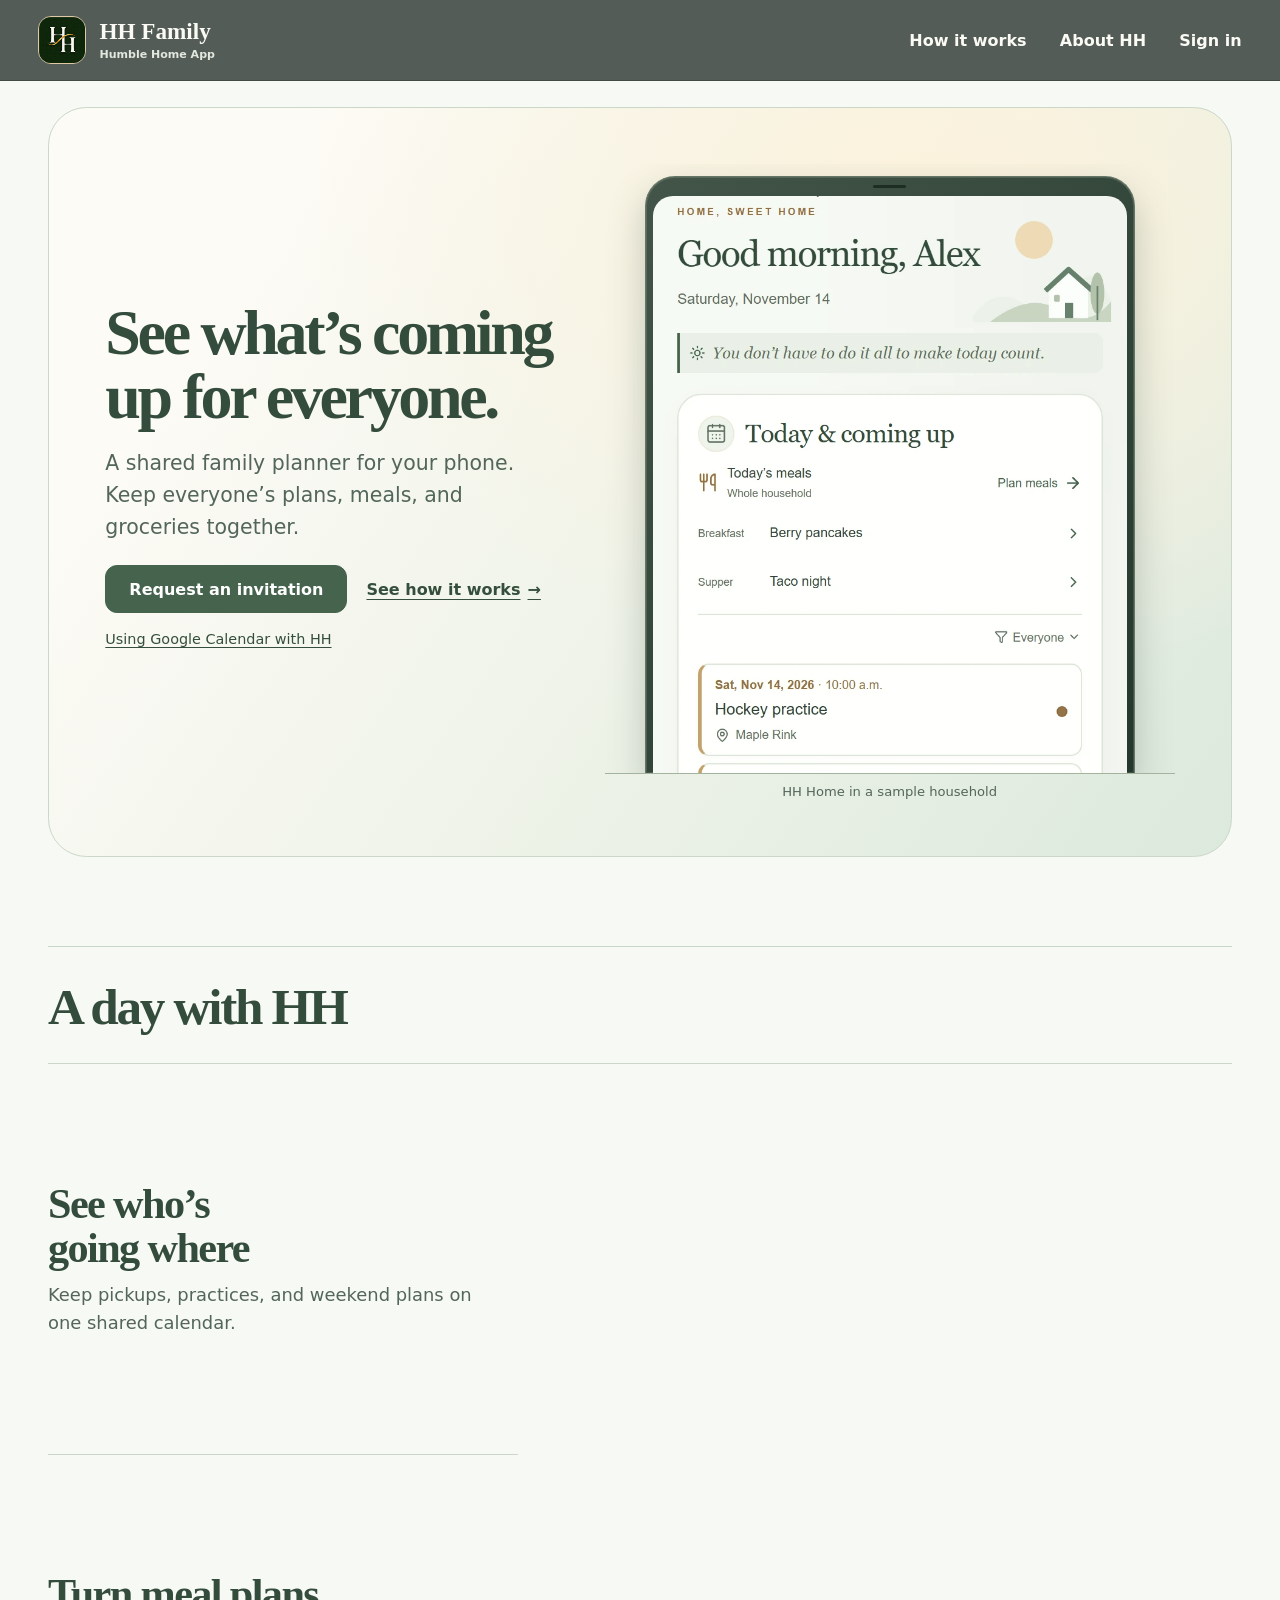
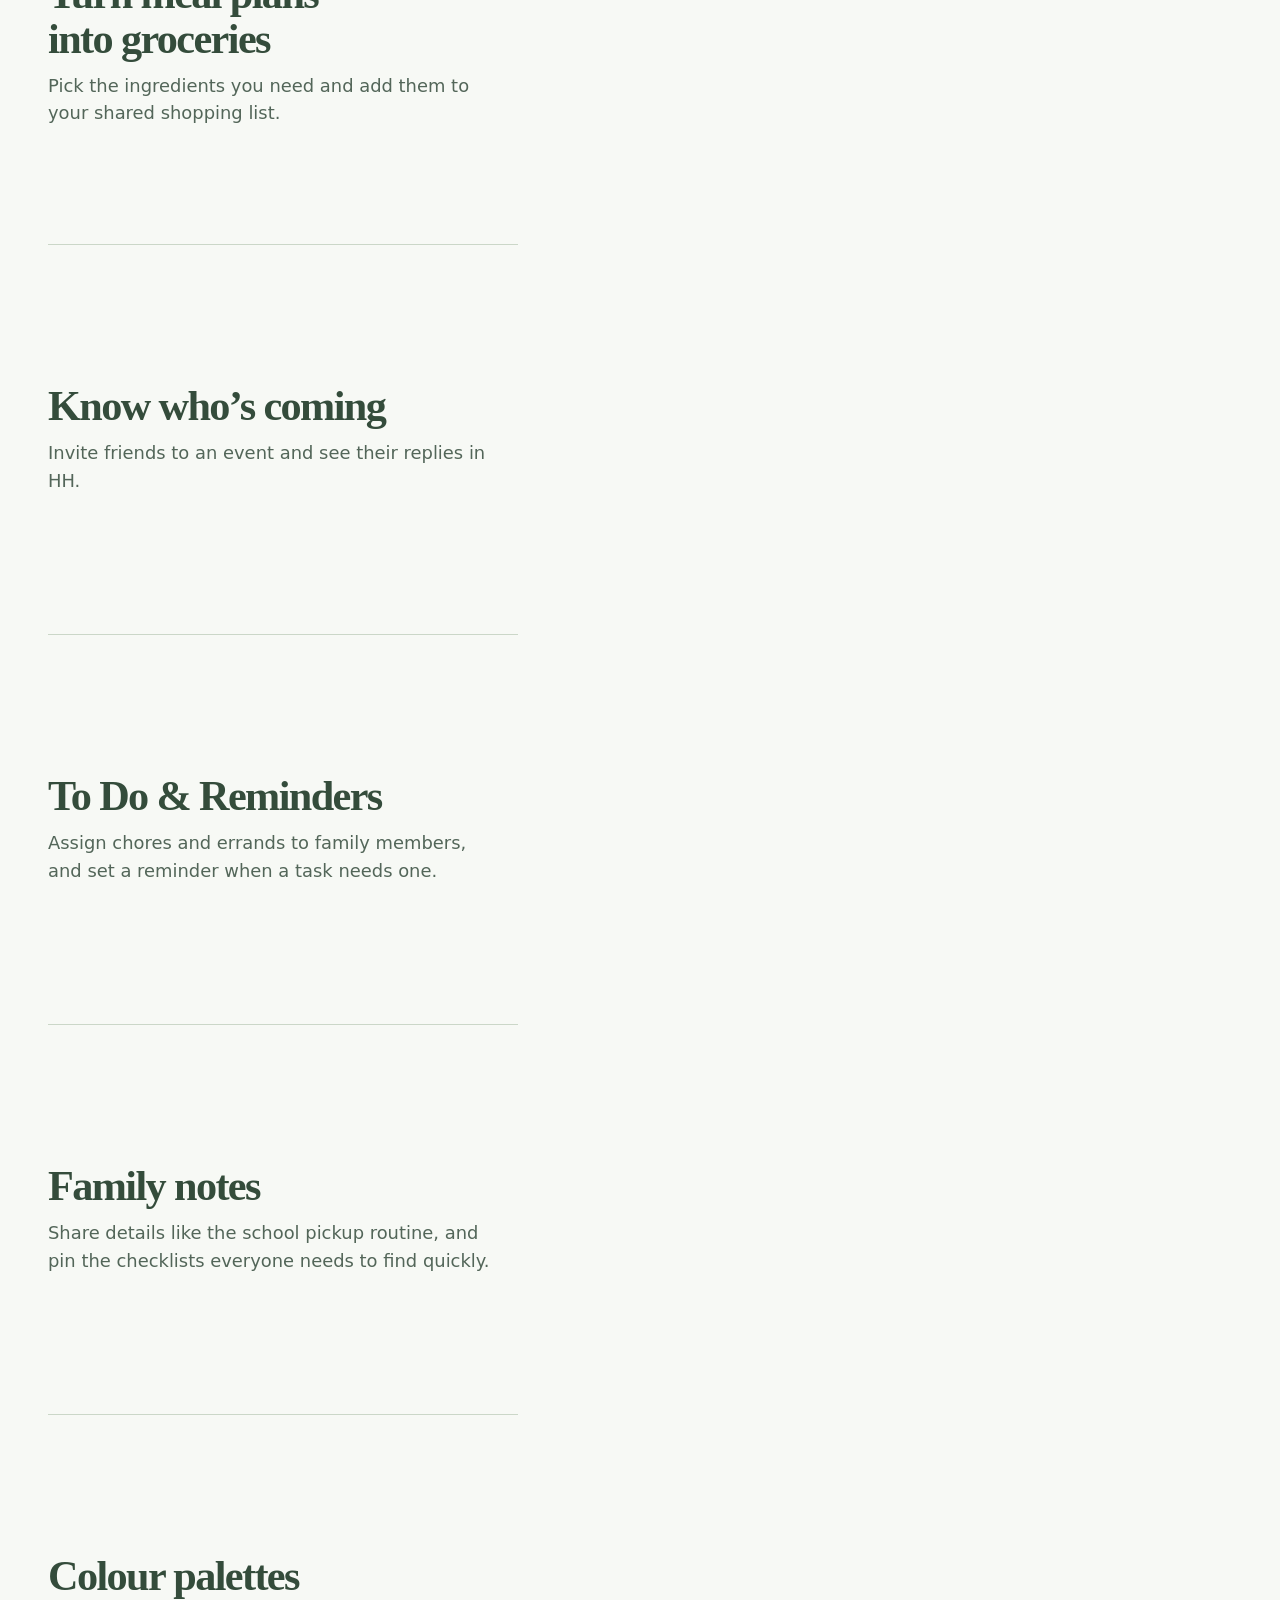
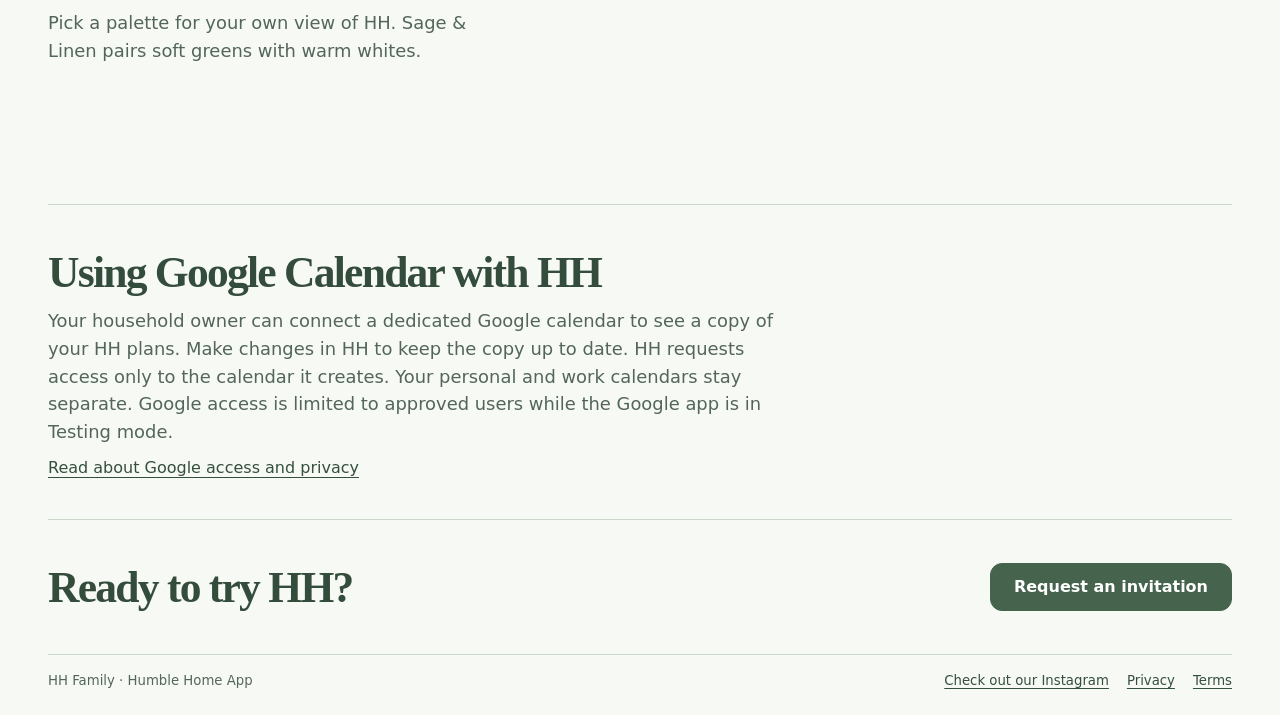
<file: index.html>
<!doctype html>
<html lang="en">
<head>
  <meta charset="utf-8">
  <meta name="viewport" content="width=device-width, initial-scale=1">
  <meta name="robots" content="noindex, nofollow, noarchive">
  <meta name="theme-color" content="#f7f9f5">
  <meta name="description" content="HH Family is a shared family planner for your phone. Keep everyone’s plans, meals, and groceries together.">
  <title>HH Family · Humble Home App</title>
  <link rel="icon" type="image/svg+xml" href="./favicon.svg">
  <link rel="stylesheet" href="./homepage/landing.css?v=home-showcase">
  <script src="./homepage/home-motion.js?v=home-showcase" defer></script>
</head>
<body>
  <a class="skip-link" href="#main">Skip to content</a>
  <header class="home-header">
    <div class="site-header home-header-inner">
      <a class="wordmark" href="./index.html" aria-label="HH Family home">
        <img src="./icons/hh-180.png" alt="" width="48" height="48">
        <span>HH Family<small>Humble Home App</small></span>
      </a>
      <nav class="main-nav" aria-label="Main">
        <a class="nav-features" href="#explore">How it works</a>
        <a href="./about-hh.html">About HH</a>
        <a href="https://app.hhfamily.ca/" data-app-return>Sign in</a>
      </nav>
    </div>
  </header>

  <main id="main" class="home-main">
    <section class="hero home-showcase frame" aria-labelledby="title">
      <div class="hero-copy">
        <h1 id="title">See what’s coming up for everyone.</h1>
        <p>A shared family planner for your phone. Keep everyone’s plans, meals, and groceries together.</p>
        <div class="hero-actions">
          <a class="action primary" href="https://app.hhfamily.ca/request-invitation.html">Request an invitation</a>
          <a class="text-action" href="#explore">See how it works <span aria-hidden="true">→</span></a>
        </div>
        <p class="calendar-support"><a href="#google">Using Google Calendar with HH</a></p>
      </div>
      <figure class="home-preview">
        <div class="preview-stage">
          <div class="preview-phone">
            <div class="preview-home-screen">
              <img src="./homepage/screens/home.webp" alt="The sample Maple House home shows today’s meals and an upcoming hockey practice." width="780" height="1170" fetchpriority="high">
            </div>
          </div>
        </div>
        <figcaption>HH Home in a sample household</figcaption>
      </figure>
    </section>

    <section class="highlights frame" id="explore" aria-labelledby="explore-title">
      <h2 id="explore-title">A day with HH</h2>
      <div class="feature-story" data-feature-story>
        <div class="feature-steps">
          <article class="feature-preview">
            <div class="feature-copy">
              <h3>See who’s going where</h3>
              <p>Keep pickups, practices, and weekend plans on one shared calendar.</p>
            </div>
            <div class="feature-art feature-calendar" data-highlight-art>
              <div class="screen-crop">
                <img src="./homepage/screens/calendar.webp" alt="HH’s family agenda shows upcoming events and the colour-coded people going to each one." width="780" height="910" loading="lazy" decoding="async">
              </div>
            </div>
          </article>

          <article class="feature-preview">
            <div class="feature-copy">
              <h3 id="meal-planner">Turn meal plans into groceries</h3>
              <p>Pick the ingredients you need and add them to your shared shopping list.</p>
            </div>
            <div class="feature-art feature-meals" data-highlight-art>
              <div class="screen-crop">
                <img src="./homepage/screens/meal-ingredients.webp" alt="The meal planner lets you select eggs and blueberries from a recipe and add them to groceries." width="664" height="444" loading="lazy" decoding="async">
              </div>
            </div>
          </article>

          <article class="feature-preview">
            <div class="feature-copy">
              <h3>Know who’s coming</h3>
              <p>Invite friends to an event and see their replies in HH.</p>
            </div>
            <div class="feature-art feature-invites" data-highlight-art>
              <div class="screen-crop preview-rsvp">
                <img src="./homepage/screens/rsvp.webp" alt="A Sunday dinner invitation in HH shows the event details and the Yes, Maybe, and No reply options." width="780" height="910" loading="lazy" decoding="async">
              </div>
            </div>
          </article>

          <article class="feature-preview">
            <div class="feature-copy">
              <h3>To Do &amp; Reminders</h3>
              <p>Assign chores and errands to family members, and set a reminder when a task needs one.</p>
            </div>
            <div class="feature-art feature-reminders" data-highlight-art>
              <div class="screen-crop">
                <img src="./homepage/screens/reminders.webp" alt="The to-do list shows a timed hockey bag task for Riley and library returns for Sam." width="780" height="910" loading="lazy" decoding="async">
              </div>
            </div>
          </article>

          <article class="feature-preview">
            <div class="feature-copy">
              <h3>Family notes</h3>
              <p>Share details like the school pickup routine, and pin the checklists everyone needs to find quickly.</p>
            </div>
            <div class="feature-art feature-notes" data-highlight-art>
              <div class="screen-crop">
                <img src="./homepage/screens/notes.webp" alt="A pinned family note lists what to pack in the rink bag." width="780" height="910" loading="lazy" decoding="async">
              </div>
            </div>
          </article>

          <article class="feature-preview">
            <div class="feature-copy">
              <h3>Colour palettes</h3>
              <p>Pick a palette for your own view of HH. Sage &amp; Linen pairs soft greens with warm whites.</p>
            </div>
            <div class="feature-art feature-palettes" data-highlight-art>
              <div class="screen-crop">
                <img src="./homepage/screens/appearance-sage.png" alt="The HH colour palette picker with Sage &amp; Linen selected." width="724" height="728" loading="lazy" decoding="async">
              </div>
            </div>
          </article>
        </div>
        <div class="feature-stage" role="group" aria-label="HH app previews" hidden></div>
      </div>
    </section>

    <section class="calendar-info frame" id="google" aria-labelledby="google-title">
      <h2 id="google-title">Using Google Calendar with HH</h2>
      <p>Your household owner can connect a dedicated Google calendar to see a copy of your HH plans. Make changes in HH to keep the copy up to date. HH requests access only to the calendar it creates. Your personal and work calendars stay separate. Google access is limited to approved users while the Google app is in Testing mode.</p>
      <a href="./privacy.html#google-calendar">Read about Google access and privacy</a>
    </section>

    <section class="closing frame" id="request" aria-labelledby="closing-title">
      <h2 id="closing-title">Ready to try HH?</h2>
      <div class="closing-actions">
        <a class="action primary" href="https://app.hhfamily.ca/request-invitation.html">Request an invitation</a>
      </div>
    </section>
  </main>

  <footer class="site-footer frame">
    <span>HH Family · Humble Home App</span>
    <nav aria-label="Information">
      <a href="https://www.instagram.com/hh_family_app/">Check out our Instagram</a>
      <a href="./privacy.html">Privacy</a>
      <a href="./terms.html">Terms</a>
    </nav>
  </footer>
</body>
</html>
</file>
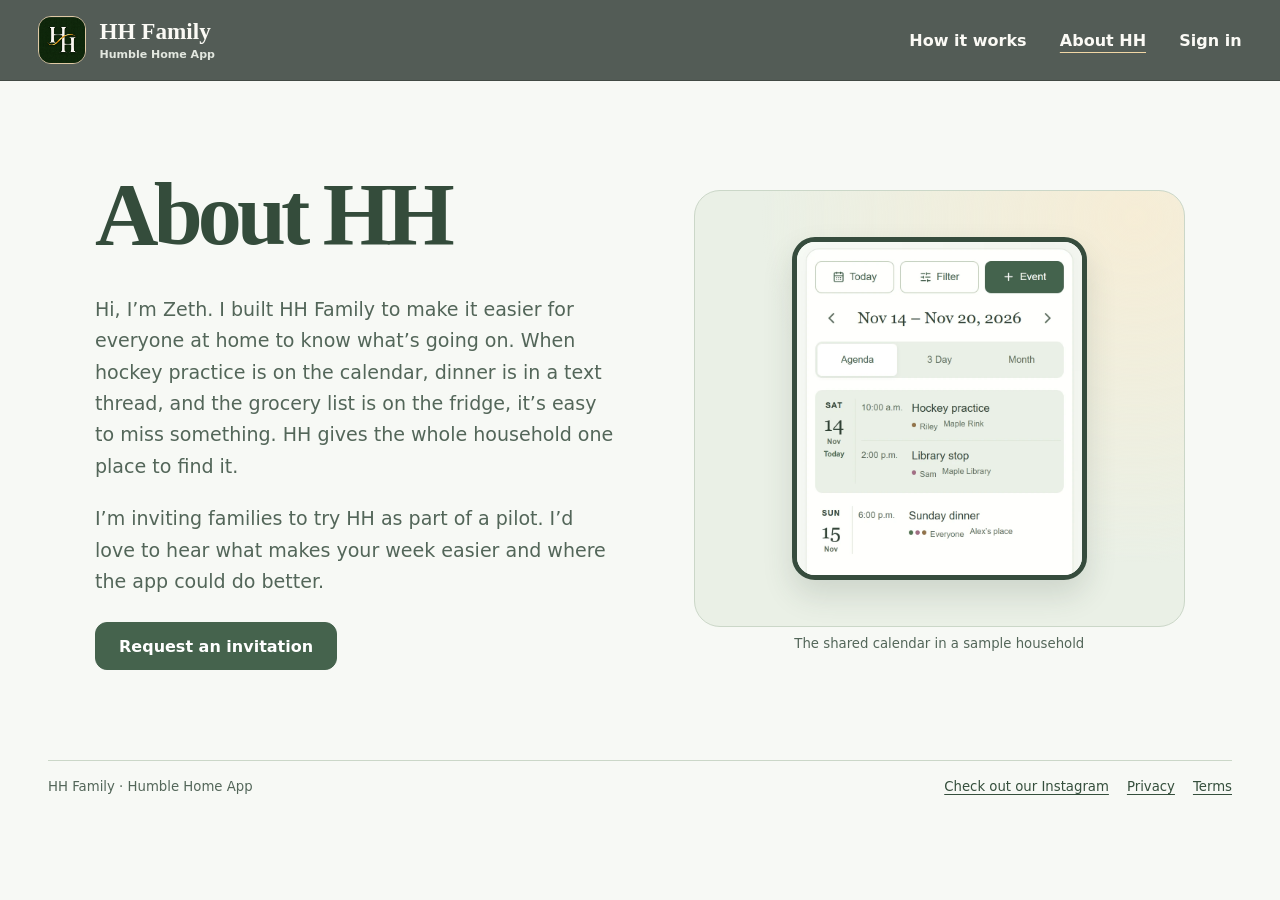
<file: about-hh.html>
<!doctype html>
<html lang="en">
<head>
  <meta charset="utf-8">
  <meta name="viewport" content="width=device-width, initial-scale=1">
  <meta name="robots" content="noindex, nofollow, noarchive">
  <meta name="theme-color" content="#f7f9f5">
  <meta name="description" content="Meet Zeth, the person behind HH Family, and find out how to try it with your household.">
  <title>About HH · HH Family</title>
  <link rel="icon" type="image/svg+xml" href="./favicon.svg">
  <link rel="stylesheet" href="./homepage/landing.css?v=home-showcase">
  <link rel="stylesheet" href="./homepage/about.css">
</head>
<body>
  <a class="skip-link" href="#main">Skip to content</a>
  <header class="home-header">
    <div class="site-header home-header-inner">
      <a class="wordmark" href="./index.html" aria-label="HH Family home">
        <img src="./icons/hh-180.png" alt="" width="48" height="48">
        <span>HH Family<small>Humble Home App</small></span>
      </a>
      <nav class="main-nav" aria-label="Main">
        <a class="nav-features" href="./index.html#explore">How it works</a>
        <a href="./about-hh.html" aria-current="page">About HH</a>
        <a href="https://app.hhfamily.ca/">Sign in</a>
      </nav>
    </div>
  </header>

  <main id="main" class="about-story frame" tabindex="-1">
    <div class="about-story-copy">
      <h1>About HH</h1>
      <p>Hi, I’m Zeth. I built HH Family to make it easier for everyone at home to know what’s going on. When hockey practice is on the calendar, dinner is in a text thread, and the grocery list is on the fridge, it’s easy to miss something. HH gives the whole household one place to find it.</p>
      <p>I’m inviting families to try HH as part of a pilot. I’d love to hear what makes your week easier and where the app could do better.</p>
      <a class="action primary" href="https://app.hhfamily.ca/request-invitation.html">Request an invitation</a>
    </div>
    <figure class="about-story-preview">
      <div class="about-story-stage">
        <img src="./homepage/screens/calendar.webp" alt="An HH Family calendar for a sample household shows hockey practice, a library stop, and Sunday dinner." width="780" height="910">
      </div>
      <figcaption>The shared calendar in a sample household</figcaption>
    </figure>
  </main>

  <footer class="site-footer frame">
    <span>HH Family · Humble Home App</span>
    <nav aria-label="Information">
      <a href="https://www.instagram.com/hh_family_app/">Check out our Instagram</a>
      <a href="./privacy.html">Privacy</a>
      <a href="./terms.html">Terms</a>
    </nav>
  </footer>
</body>
</html>
</file>
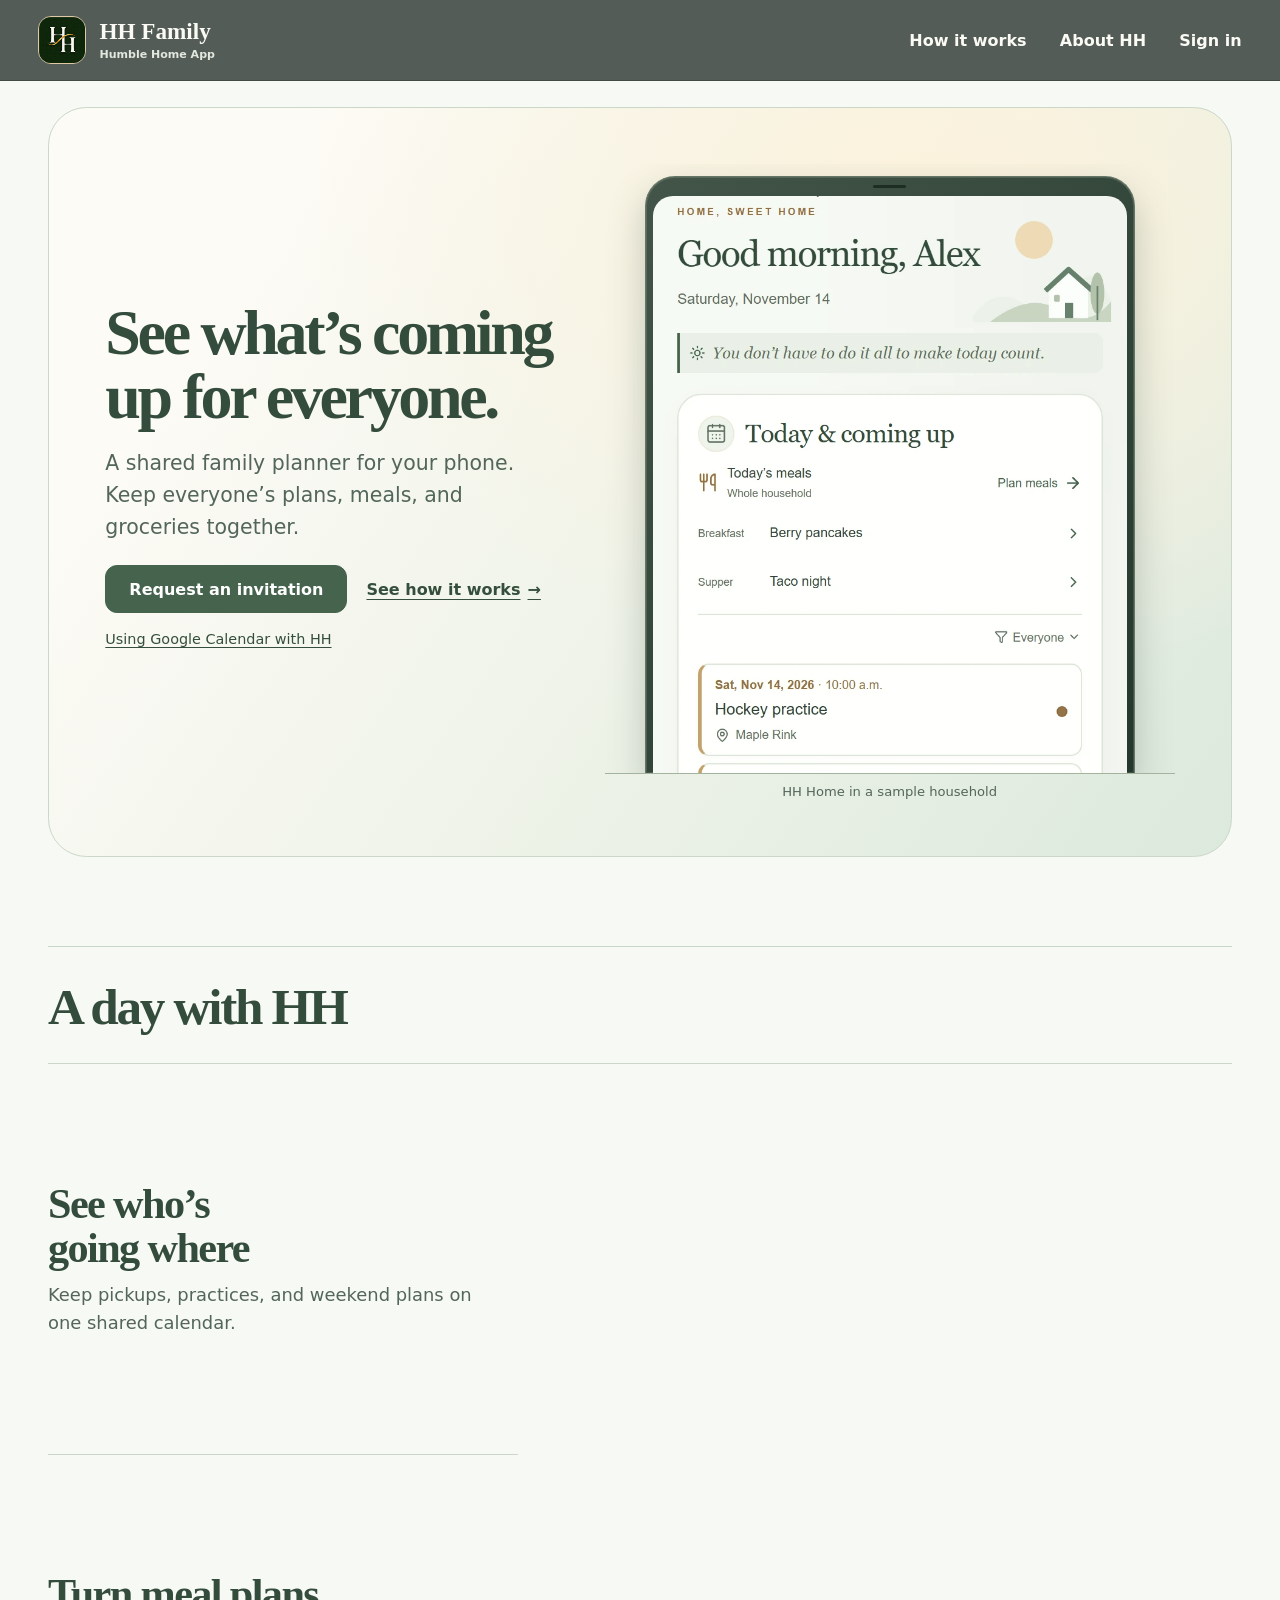
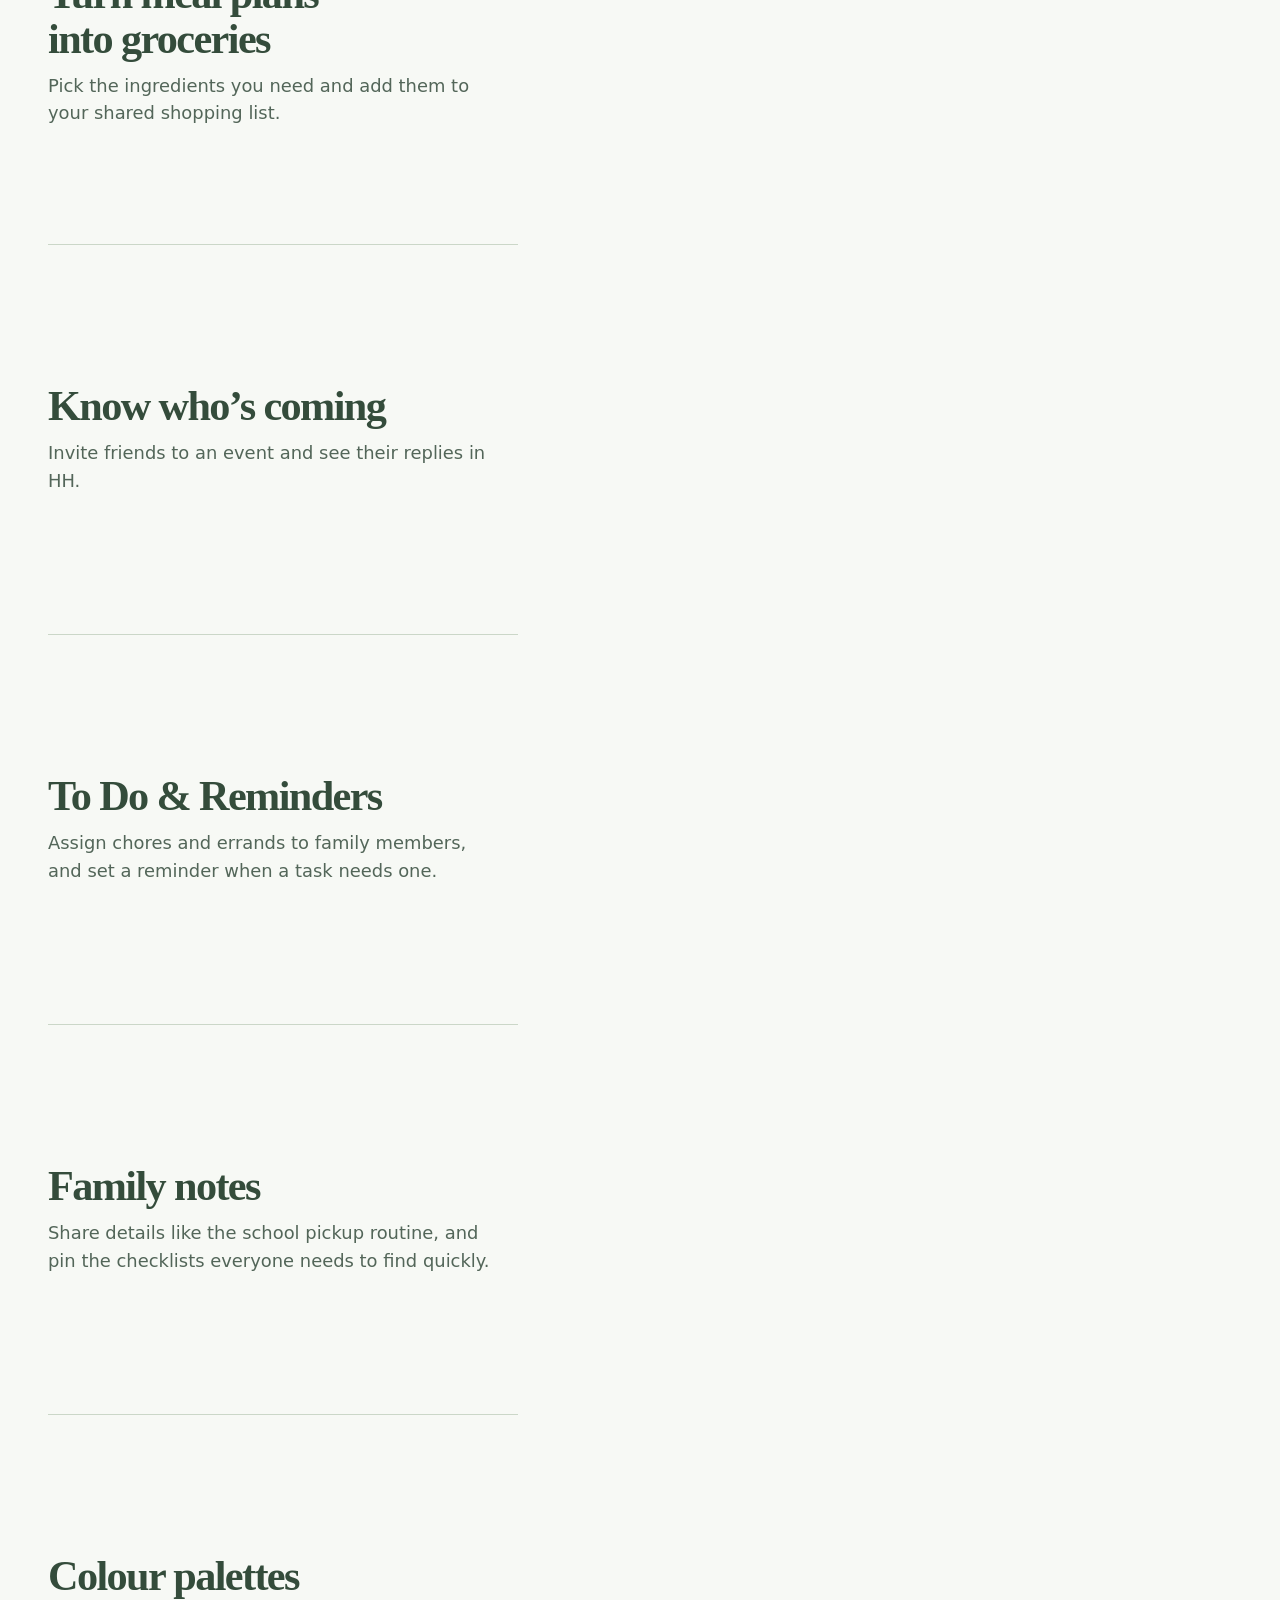
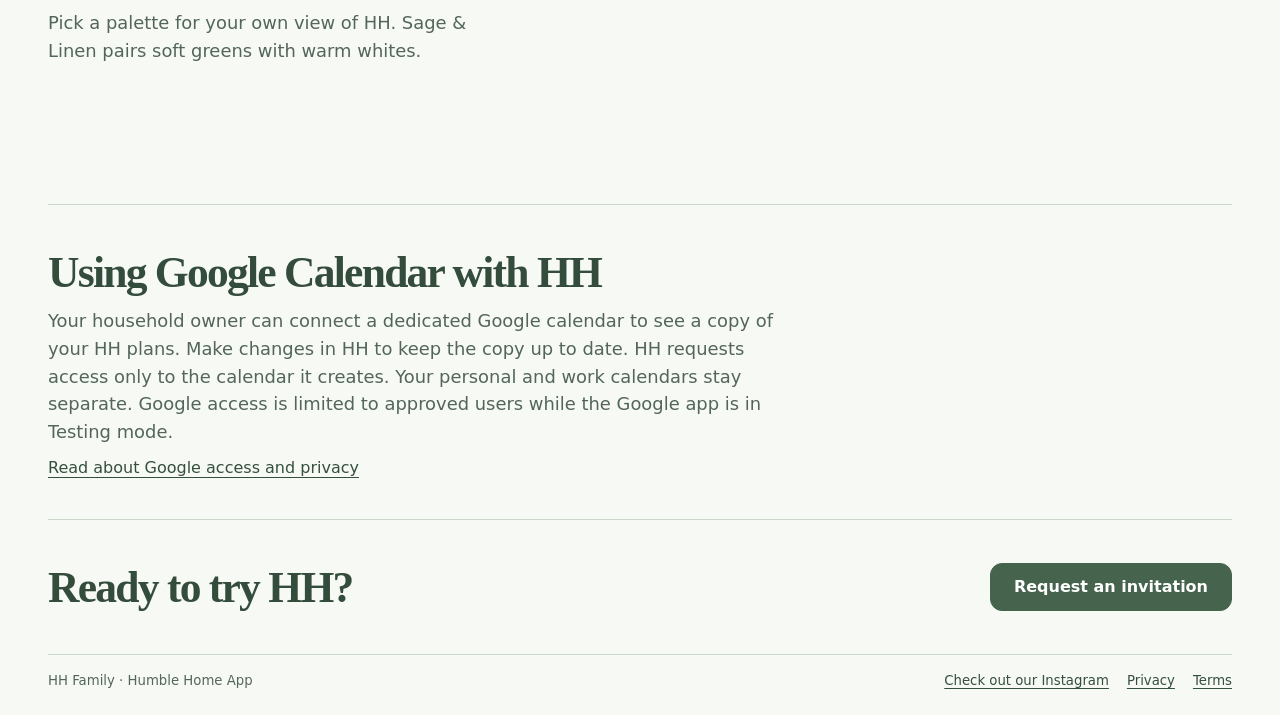
<file: about.html>
<!doctype html>
<html lang="en">
<head>
  <meta charset="utf-8">
  <meta name="viewport" content="width=device-width, initial-scale=1">
  <meta name="robots" content="noindex, nofollow, noarchive">
  <title>HH Family · Humble Home App</title>
  <script>
    const homepage = new URL(location.protocol === 'file:' ? './index.html' : './', location.href);
    const sections = {
      '#content': '#main',
      '#everyday': '#explore',
      '#google': '#google',
      '#meal-planner': '#meal-planner',
      '#request': '#request',
    };
    if (new URLSearchParams(location.search).get('from') === 'app') homepage.searchParams.set('from', 'app');
    homepage.hash = sections[location.hash] ?? '';
    location.replace(homepage.href);
  </script>
  <noscript><meta http-equiv="refresh" content="0; url=./index.html"></noscript>
</head>
<body>
  <p><a href="./index.html">Open the HH Family homepage</a></p>
  <p><a href="./index.html#google">Using Google Calendar with HH</a></p>
</body>
</html>
</file>
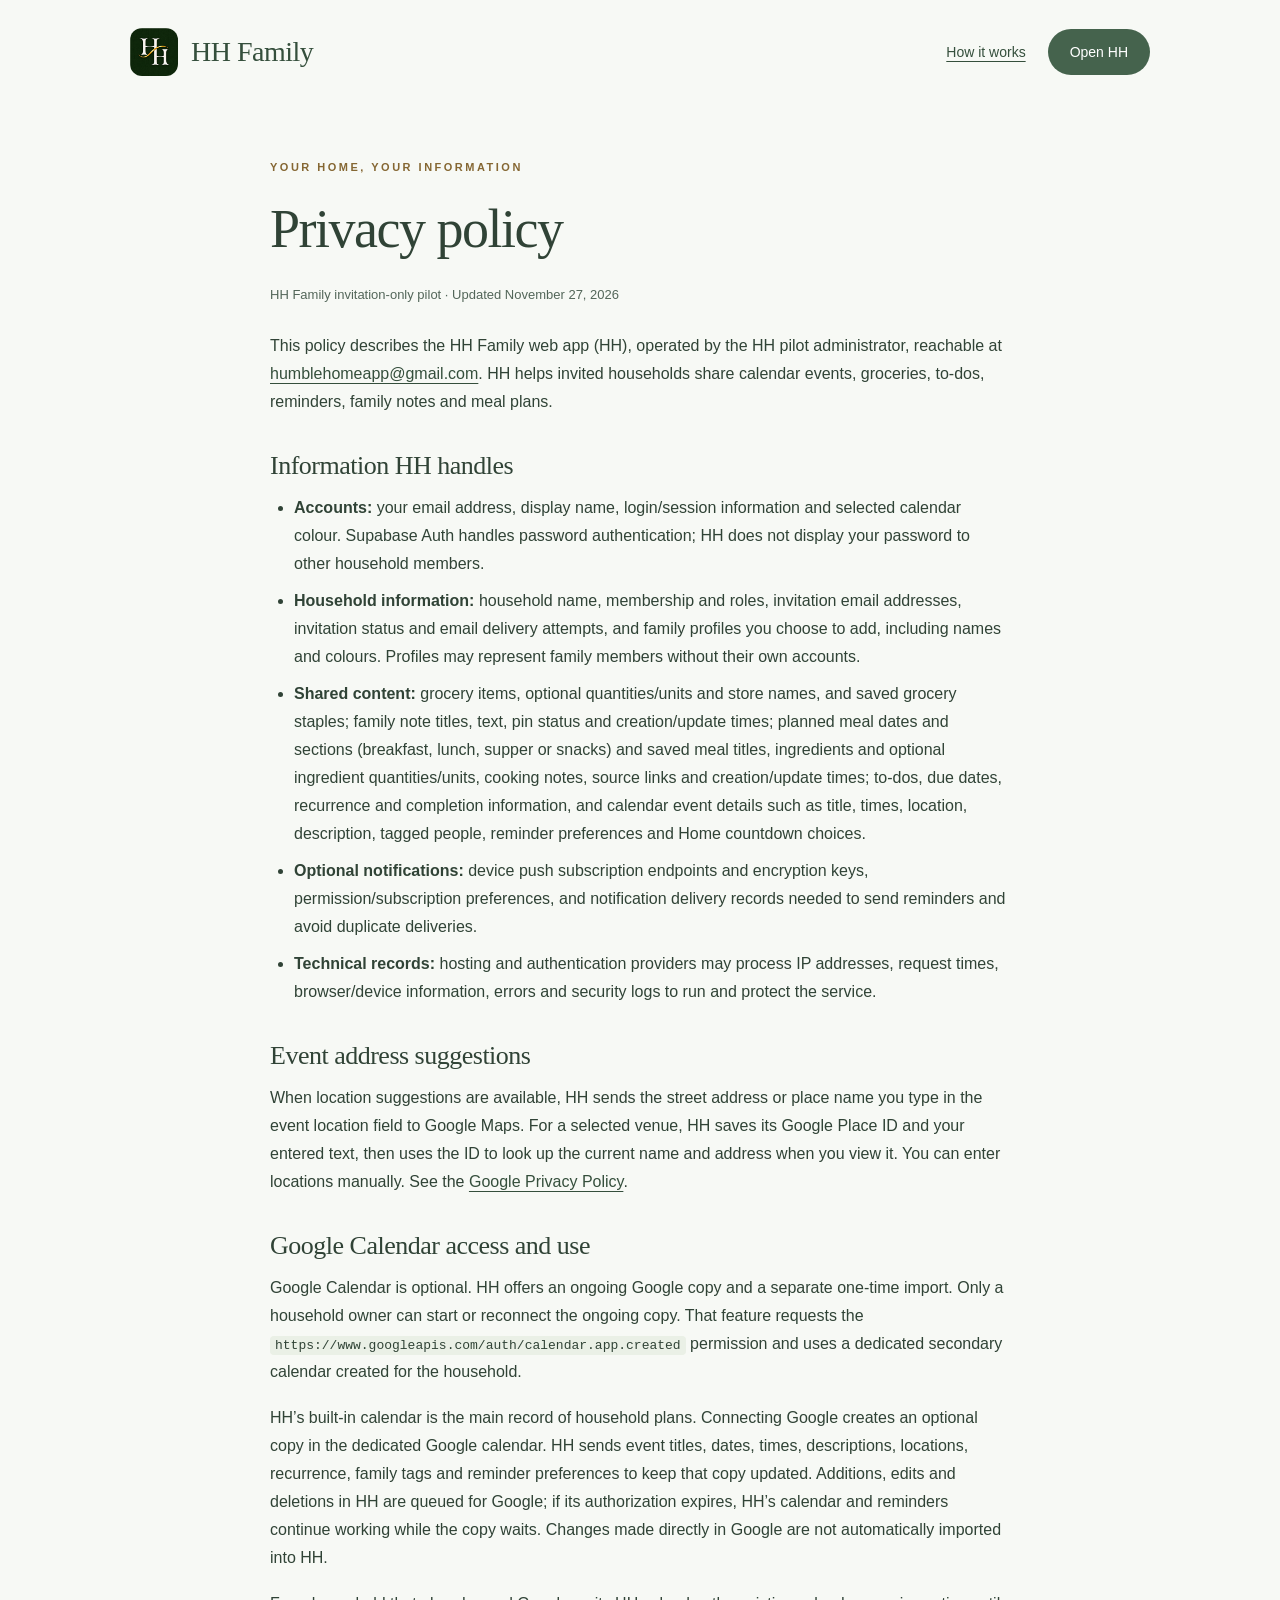
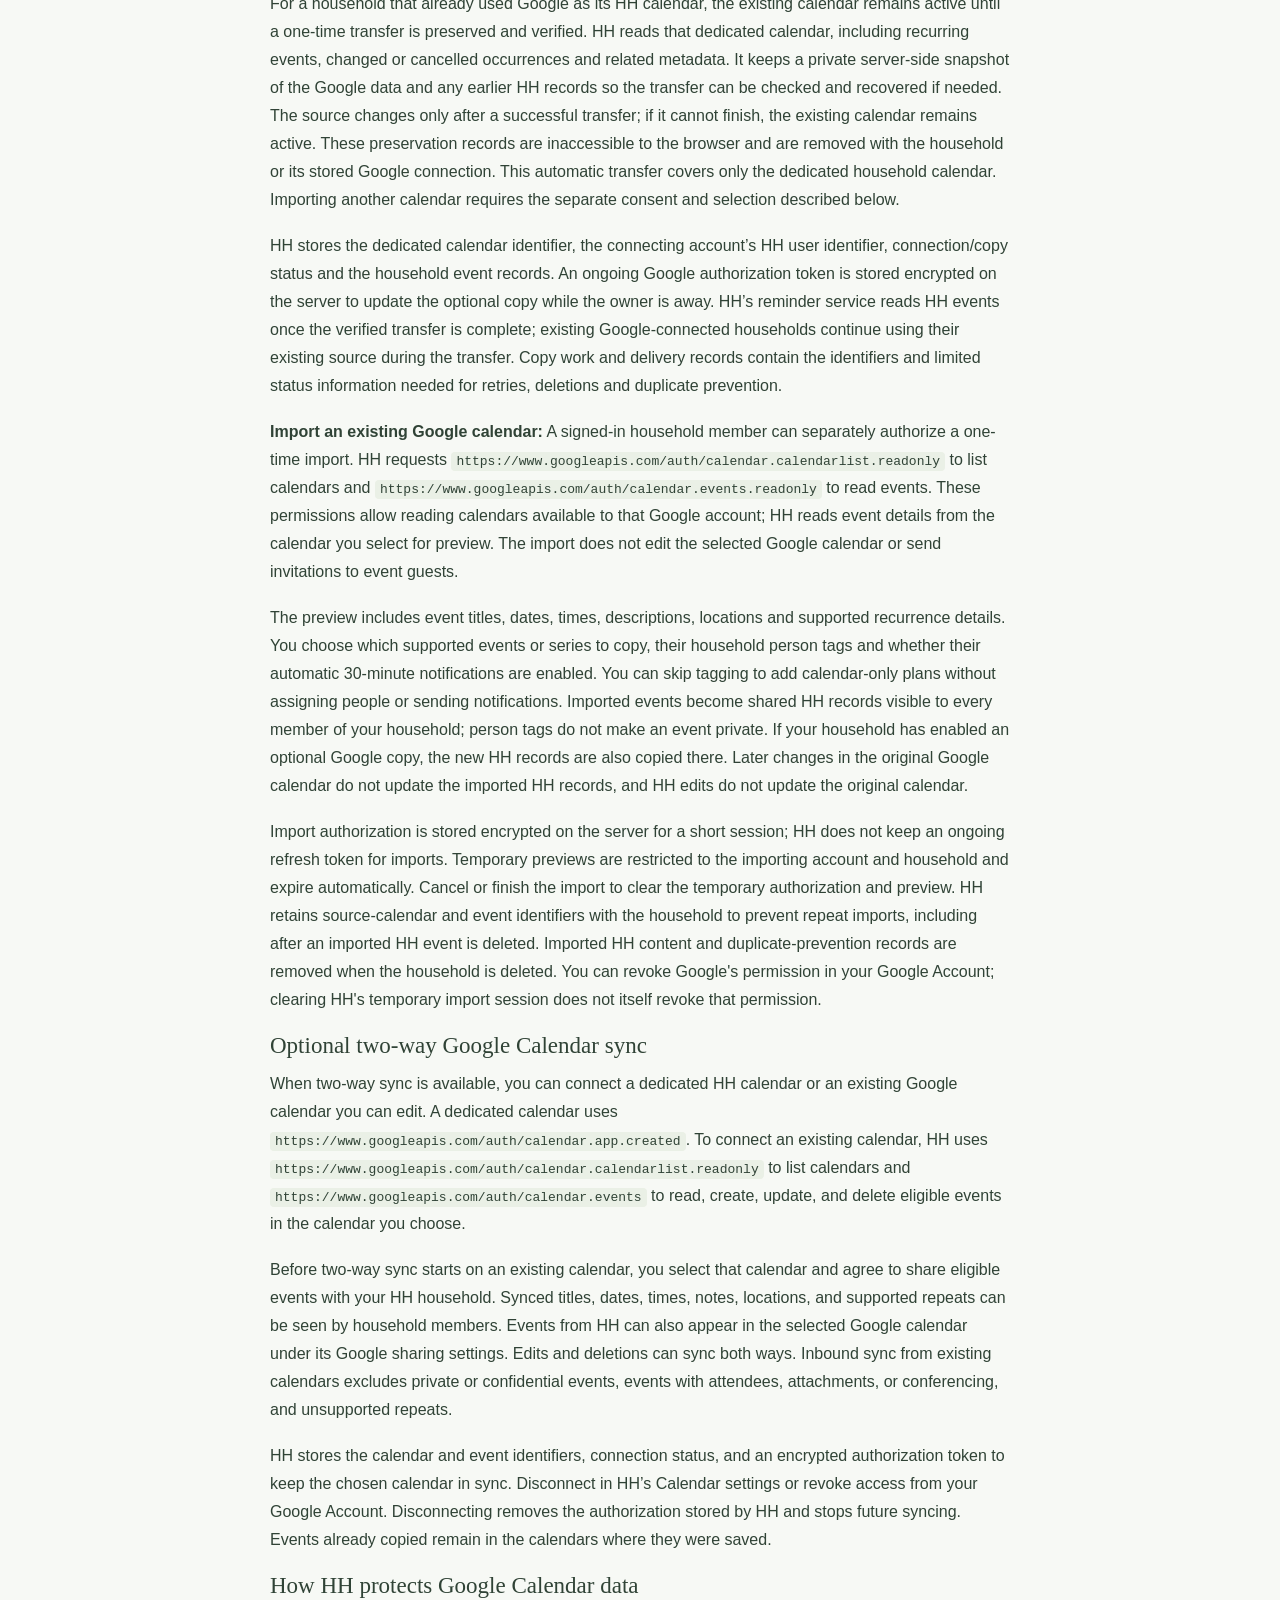
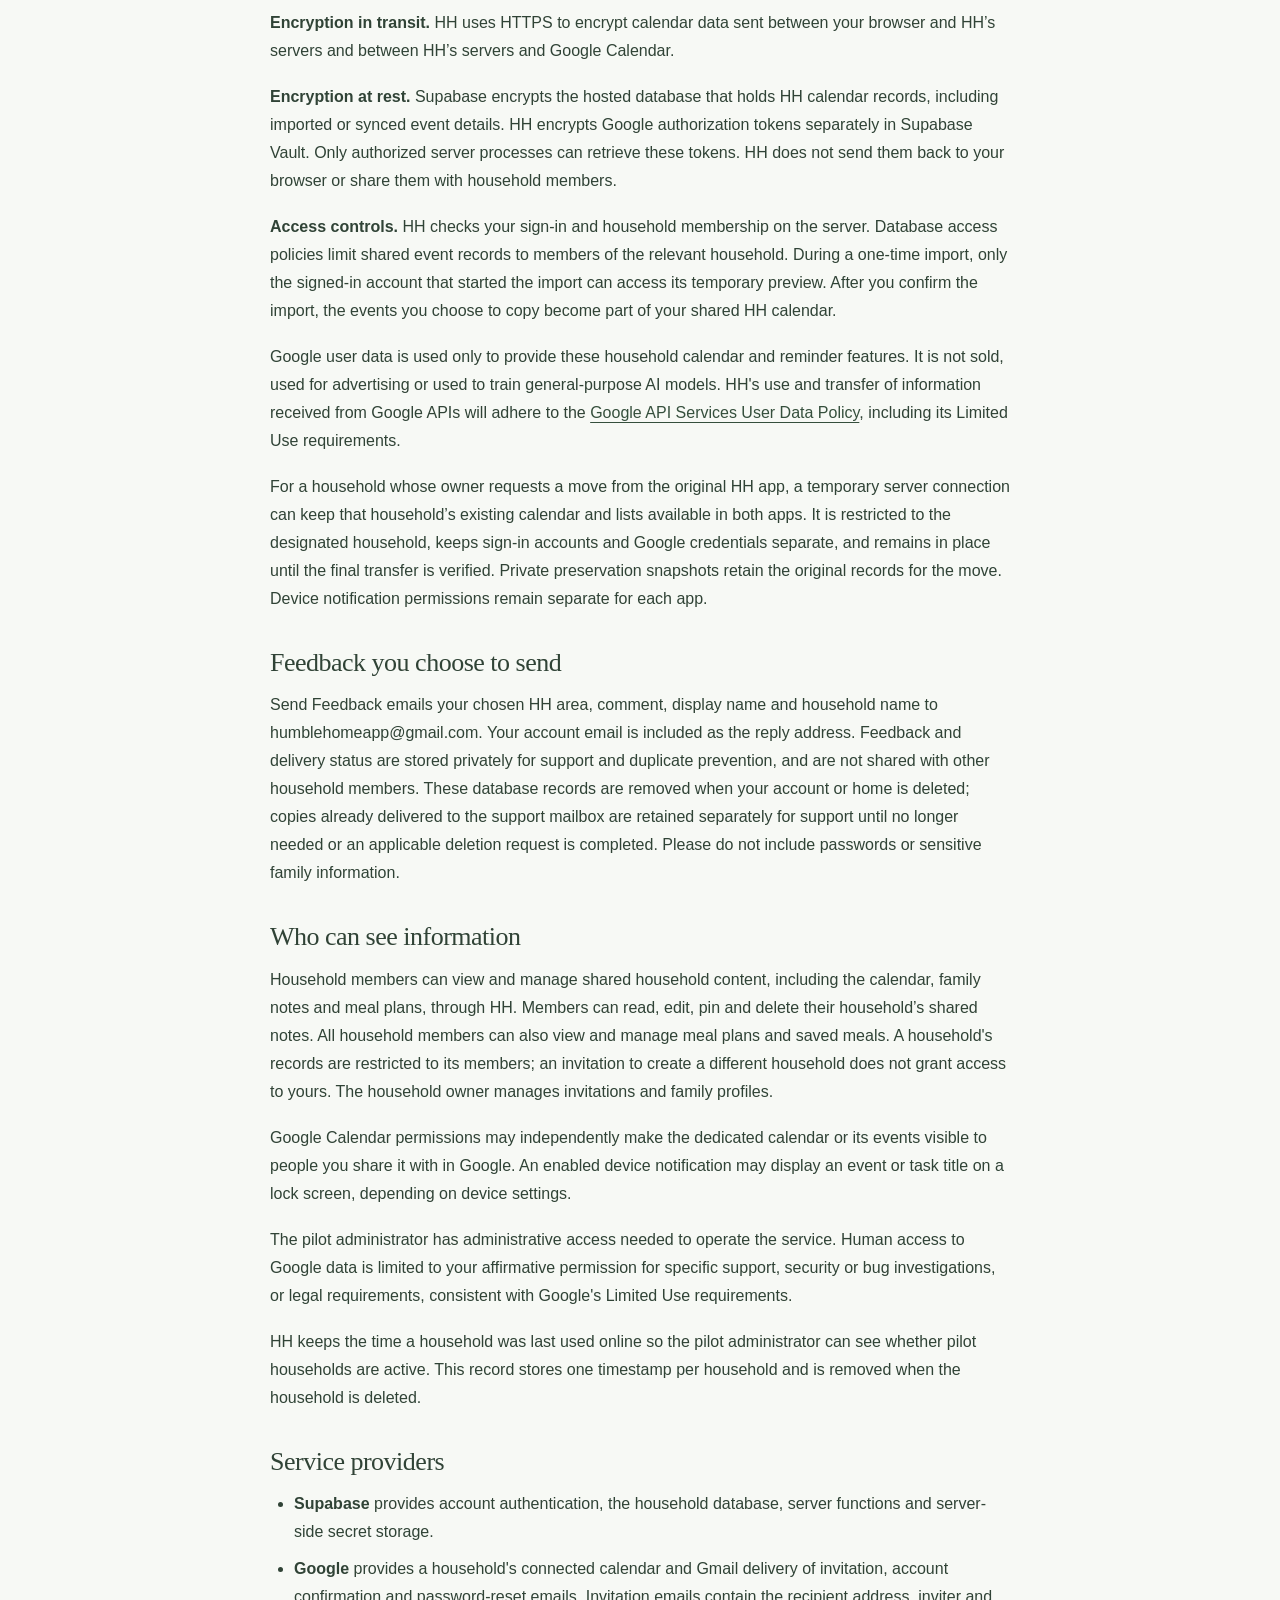
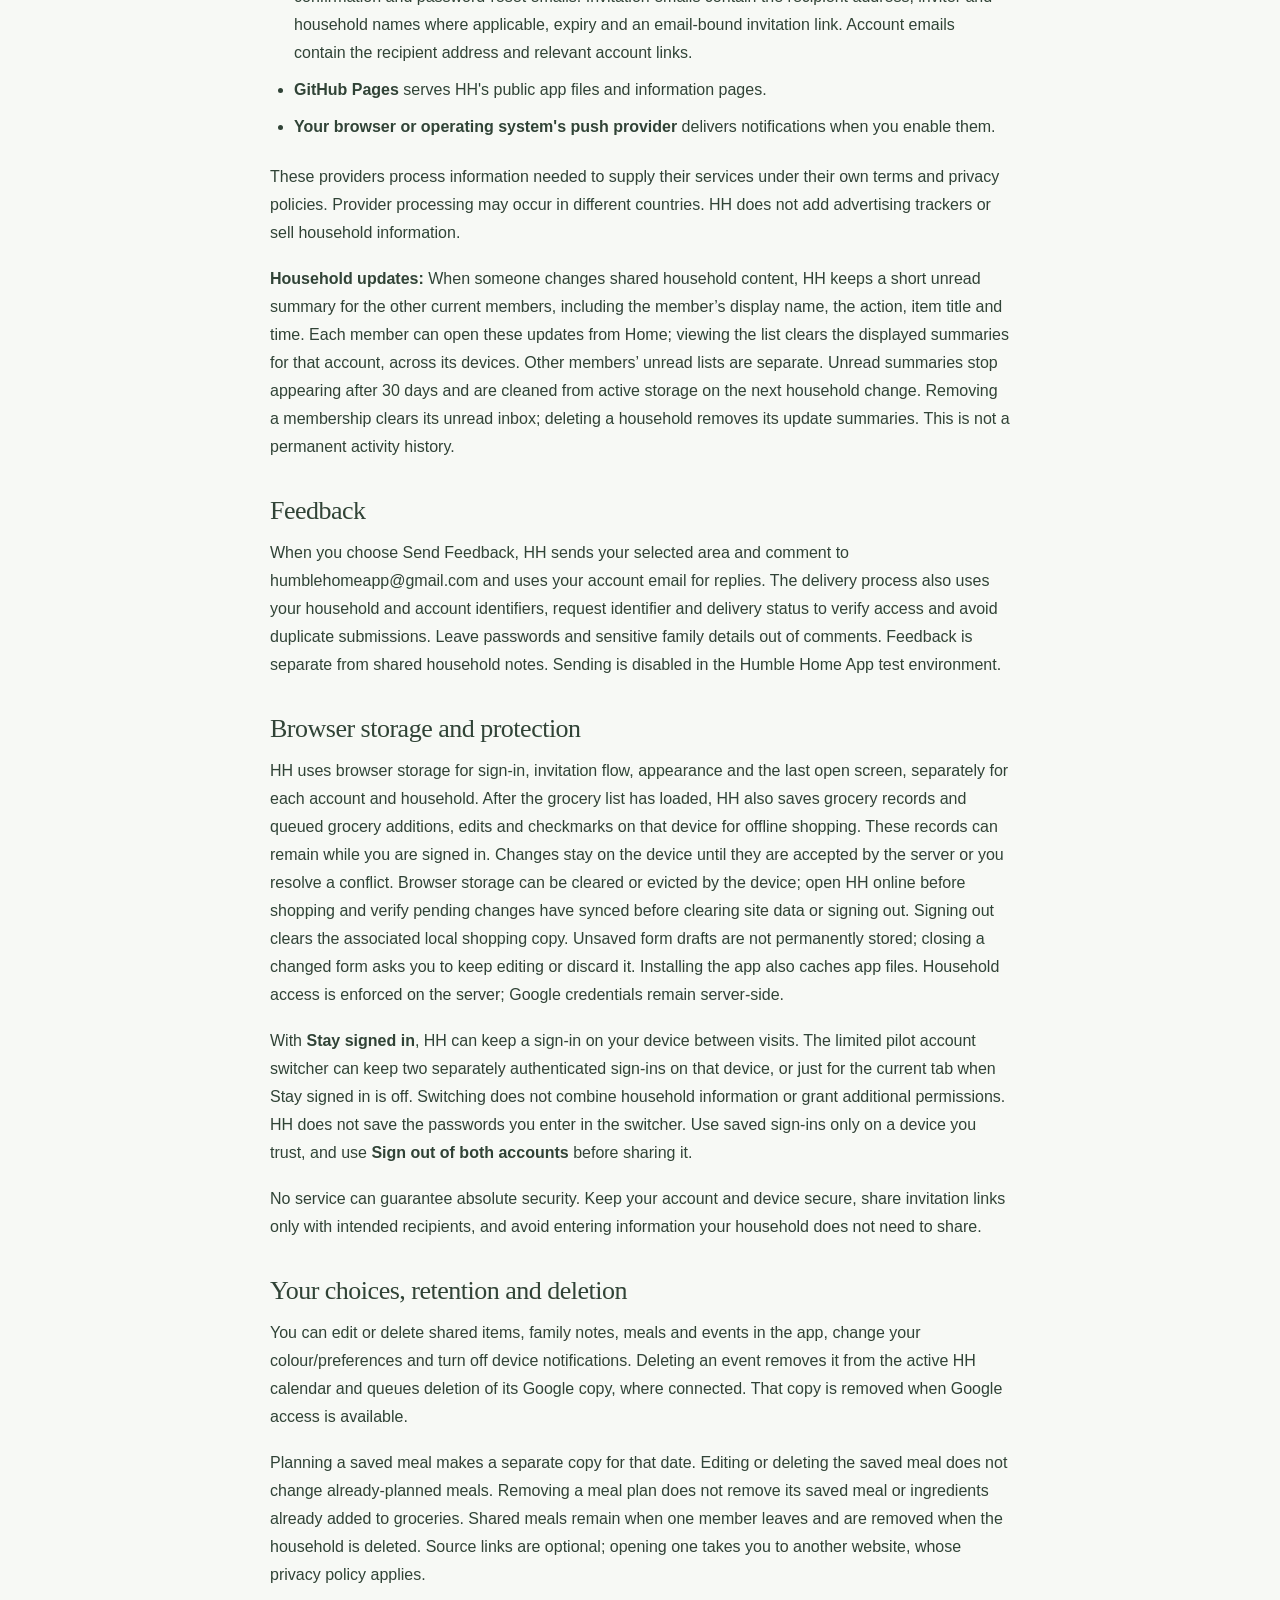
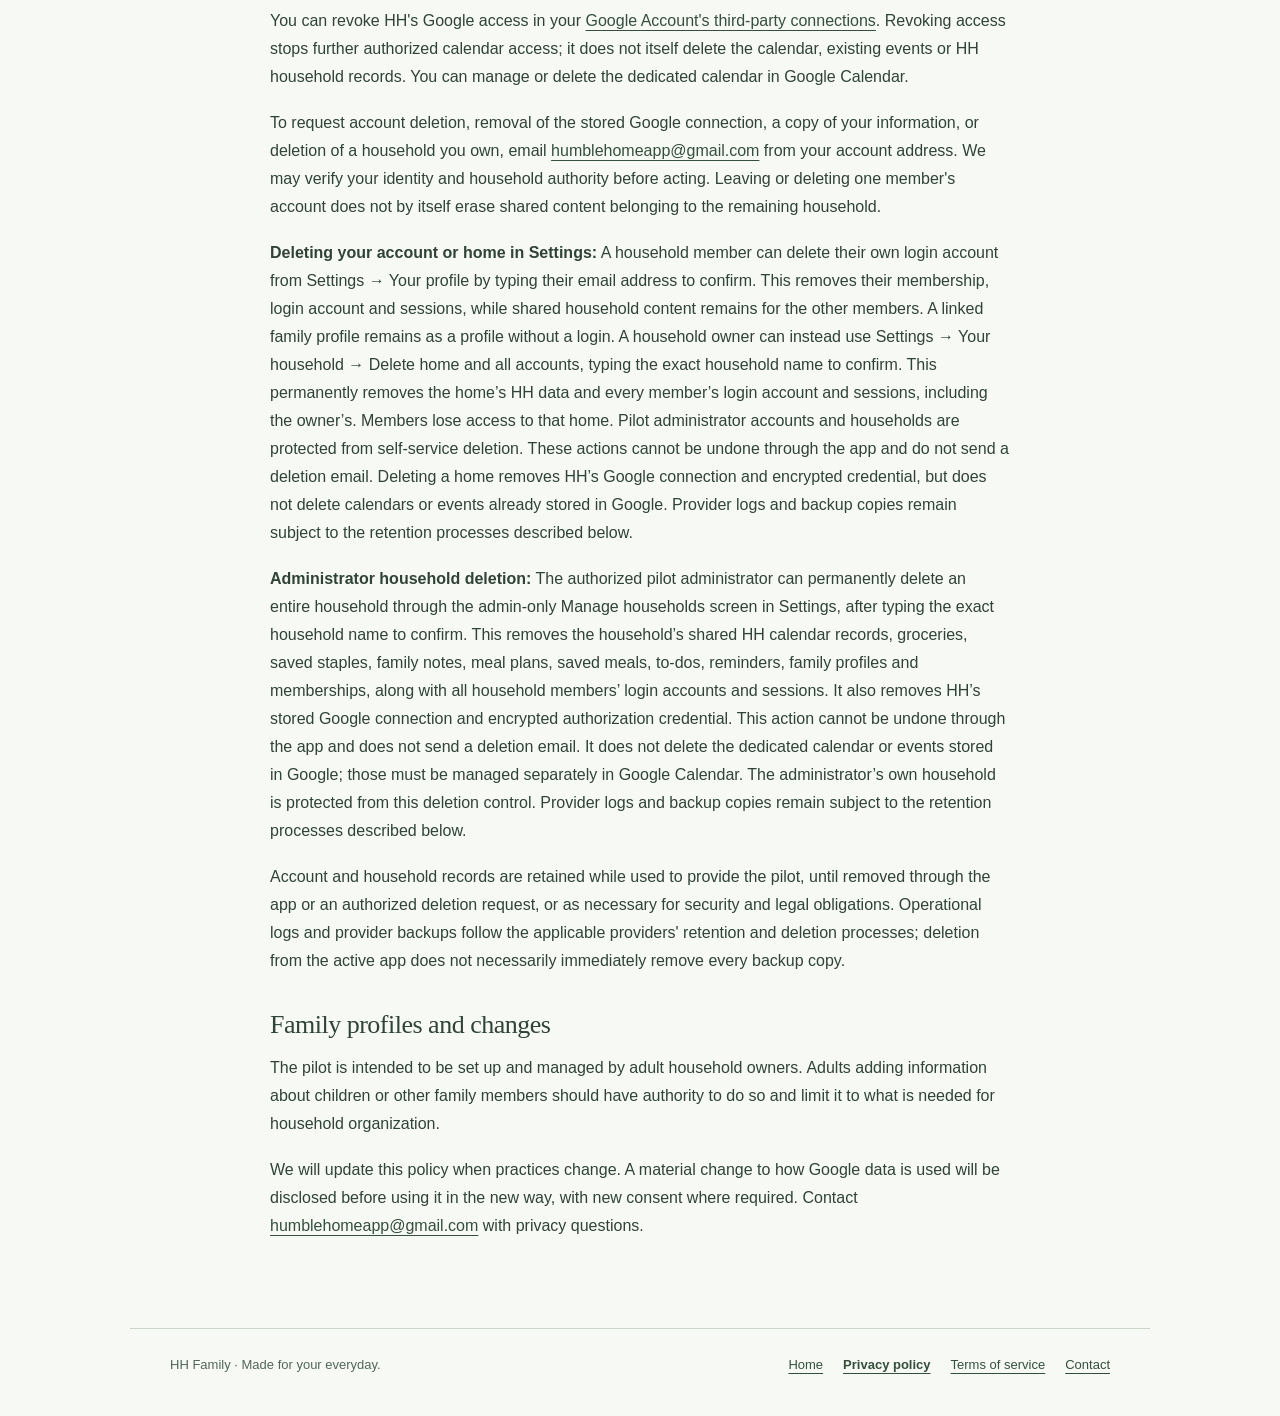
<file: privacy.html>
<!doctype html>
<html lang="en">
<head>
  <meta charset="utf-8">
  <meta name="viewport" content="width=device-width,initial-scale=1">
  <meta name="robots" content="noindex, nofollow, noarchive">
  <meta name="theme-color" content="#f7f9f5">
  <meta name="description" content="How HH Family accesses, uses, stores and shares account, household and Google Calendar data.">
  <title>Privacy policy — HH Family</title>
  <link rel="icon" href="./favicon.svg" type="image/svg+xml">
  <link rel="stylesheet" href="./info.css?v=sage-linen">
</head>
<body>
  <a class="skip" href="#content">Skip to content</a>
  <header class="site-header"><a class="brand" href="./index.html"><img src="./icons/hh-180.png" alt=""><span>HH Family</span></a><nav aria-label="Main"><a class="about-link" href="./index.html#explore">How it works</a><a class="open-app" href="https://app.hhfamily.ca/">Open HH</a></nav></header>
  <main id="content" class="page document">
    <span class="eyebrow">Your home, your information</span><h1>Privacy policy</h1><p class="updated">HH Family invitation-only pilot · Updated November 27, 2026</p>
    <p>This policy describes the HH Family web app (HH), operated by the HH pilot administrator, reachable at <a href="mailto:humblehomeapp@gmail.com">humblehomeapp@gmail.com</a>. HH helps invited households share calendar events, groceries, to-dos, reminders, family notes and meal plans.</p>
    <h2>Information HH handles</h2>
    <ul><li><strong>Accounts:</strong> your email address, display name, login/session information and selected calendar colour. Supabase Auth handles password authentication; HH does not display your password to other household members.</li><li><strong>Household information:</strong> household name, membership and roles, invitation email addresses, invitation status and email delivery attempts, and family profiles you choose to add, including names and colours. Profiles may represent family members without their own accounts.</li><li><strong>Shared content:</strong> grocery items, optional quantities/units and store names, and saved grocery staples; family note titles, text, pin status and creation/update times; planned meal dates and sections (breakfast, lunch, supper or snacks) and saved meal titles, ingredients and optional ingredient quantities/units, cooking notes, source links and creation/update times; to-dos, due dates, recurrence and completion information, and calendar event details such as title, times, location, description, tagged people, reminder preferences and Home countdown choices.</li><li><strong>Optional notifications:</strong> device push subscription endpoints and encryption keys, permission/subscription preferences, and notification delivery records needed to send reminders and avoid duplicate deliveries.</li><li><strong>Technical records:</strong> hosting and authentication providers may process IP addresses, request times, browser/device information, errors and security logs to run and protect the service.</li></ul>
    <h2 id="address-suggestions">Event address suggestions</h2>
    <p>When location suggestions are available, HH sends the street address or place name you type in the event location field to Google Maps. For a selected venue, HH saves its Google Place ID and your entered text, then uses the ID to look up the current name and address when you view it. You can enter locations manually. See the <a href="https://policies.google.com/privacy">Google Privacy Policy</a>.</p>
    <h2 id="google-calendar">Google Calendar access and use</h2>
    <p>Google Calendar is optional. HH offers an ongoing Google copy and a separate one-time import. Only a household owner can start or reconnect the ongoing copy. That feature requests the <code>https://www.googleapis.com/auth/calendar.app.created</code> permission and uses a dedicated secondary calendar created for the household.</p>
    <p>HH’s built-in calendar is the main record of household plans. Connecting Google creates an optional copy in the dedicated Google calendar. HH sends event titles, dates, times, descriptions, locations, recurrence, family tags and reminder preferences to keep that copy updated. Additions, edits and deletions in HH are queued for Google; if its authorization expires, HH’s calendar and reminders continue working while the copy waits. Changes made directly in Google are not automatically imported into HH.</p>
    <p>For a household that already used Google as its HH calendar, the existing calendar remains active until a one-time transfer is preserved and verified. HH reads that dedicated calendar, including recurring events, changed or cancelled occurrences and related metadata. It keeps a private server-side snapshot of the Google data and any earlier HH records so the transfer can be checked and recovered if needed. The source changes only after a successful transfer; if it cannot finish, the existing calendar remains active. These preservation records are inaccessible to the browser and are removed with the household or its stored Google connection. This automatic transfer covers only the dedicated household calendar. Importing another calendar requires the separate consent and selection described below.</p>
    <p>HH stores the dedicated calendar identifier, the connecting account’s HH user identifier, connection/copy status and the household event records. An ongoing Google authorization token is stored encrypted on the server to update the optional copy while the owner is away. HH’s reminder service reads HH events once the verified transfer is complete; existing Google-connected households continue using their existing source during the transfer. Copy work and delivery records contain the identifiers and limited status information needed for retries, deletions and duplicate prevention.</p>
    <p><strong>Import an existing Google calendar:</strong> A signed-in household member can separately authorize a one-time import. HH requests <code>https://www.googleapis.com/auth/calendar.calendarlist.readonly</code> to list calendars and <code>https://www.googleapis.com/auth/calendar.events.readonly</code> to read events. These permissions allow reading calendars available to that Google account; HH reads event details from the calendar you select for preview. The import does not edit the selected Google calendar or send invitations to event guests.</p>
    <p>The preview includes event titles, dates, times, descriptions, locations and supported recurrence details. You choose which supported events or series to copy, their household person tags and whether their automatic 30-minute notifications are enabled. You can skip tagging to add calendar-only plans without assigning people or sending notifications. Imported events become shared HH records visible to every member of your household; person tags do not make an event private. If your household has enabled an optional Google copy, the new HH records are also copied there. Later changes in the original Google calendar do not update the imported HH records, and HH edits do not update the original calendar.</p>
    <p>Import authorization is stored encrypted on the server for a short session; HH does not keep an ongoing refresh token for imports. Temporary previews are restricted to the importing account and household and expire automatically. Cancel or finish the import to clear the temporary authorization and preview. HH retains source-calendar and event identifiers with the household to prevent repeat imports, including after an imported HH event is deleted. Imported HH content and duplicate-prevention records are removed when the household is deleted. You can revoke Google's permission in your Google Account; clearing HH's temporary import session does not itself revoke that permission.</p>
    <h3>Optional two-way Google Calendar sync</h3>
    <p>When two-way sync is available, you can connect a dedicated HH calendar or an existing Google calendar you can edit. A dedicated calendar uses <code>https://www.googleapis.com/auth/calendar.app.created</code>. To connect an existing calendar, HH uses <code>https://www.googleapis.com/auth/calendar.calendarlist.readonly</code> to list calendars and <code>https://www.googleapis.com/auth/calendar.events</code> to read, create, update, and delete eligible events in the calendar you choose.</p>
    <p>Before two-way sync starts on an existing calendar, you select that calendar and agree to share eligible events with your HH household. Synced titles, dates, times, notes, locations, and supported repeats can be seen by household members. Events from HH can also appear in the selected Google calendar under its Google sharing settings. Edits and deletions can sync both ways. Inbound sync from existing calendars excludes private or confidential events, events with attendees, attachments, or conferencing, and unsupported repeats.</p>
    <p>HH stores the calendar and event identifiers, connection status, and an encrypted authorization token to keep the chosen calendar in sync. Disconnect in HH’s Calendar settings or revoke access from your Google Account. Disconnecting removes the authorization stored by HH and stops future syncing. Events already copied remain in the calendars where they were saved.</p>
    <h3 id="google-calendar-data-protection">How HH protects Google Calendar data</h3>
    <p><strong>Encryption in transit.</strong> HH uses HTTPS to encrypt calendar data sent between your browser and HH’s servers and between HH’s servers and Google Calendar.</p>
    <p><strong>Encryption at rest.</strong> Supabase encrypts the hosted database that holds HH calendar records, including imported or synced event details. HH encrypts Google authorization tokens separately in Supabase Vault. Only authorized server processes can retrieve these tokens. HH does not send them back to your browser or share them with household members.</p>
    <p><strong>Access controls.</strong> HH checks your sign-in and household membership on the server. Database access policies limit shared event records to members of the relevant household. During a one-time import, only the signed-in account that started the import can access its temporary preview. After you confirm the import, the events you choose to copy become part of your shared HH calendar.</p>
    <p>Google user data is used only to provide these household calendar and reminder features. It is not sold, used for advertising or used to train general-purpose AI models. HH's use and transfer of information received from Google APIs will adhere to the <a href="https://developers.google.com/terms/api-services-user-data-policy">Google API Services User Data Policy</a>, including its Limited Use requirements.</p>
    <p>For a household whose owner requests a move from the original HH app, a temporary server connection can keep that household’s existing calendar and lists available in both apps. It is restricted to the designated household, keeps sign-in accounts and Google credentials separate, and remains in place until the final transfer is verified. Private preservation snapshots retain the original records for the move. Device notification permissions remain separate for each app.</p><h2>Feedback you choose to send</h2><p>Send Feedback emails your chosen HH area, comment, display name and household name to humblehomeapp@gmail.com. Your account email is included as the reply address. Feedback and delivery status are stored privately for support and duplicate prevention, and are not shared with other household members. These database records are removed when your account or home is deleted; copies already delivered to the support mailbox are retained separately for support until no longer needed or an applicable deletion request is completed. Please do not include passwords or sensitive family information.</p><h2>Who can see information</h2>
    <p>Household members can view and manage shared household content, including the calendar, family notes and meal plans, through HH. Members can read, edit, pin and delete their household’s shared notes. All household members can also view and manage meal plans and saved meals. A household's records are restricted to its members; an invitation to create a different household does not grant access to yours. The household owner manages invitations and family profiles.</p>
    <p>Google Calendar permissions may independently make the dedicated calendar or its events visible to people you share it with in Google. An enabled device notification may display an event or task title on a lock screen, depending on device settings.</p>
    <p>The pilot administrator has administrative access needed to operate the service. Human access to Google data is limited to your affirmative permission for specific support, security or bug investigations, or legal requirements, consistent with Google's Limited Use requirements.</p>
    <p>HH keeps the time a household was last used online so the pilot administrator can see whether pilot households are active. This record stores one timestamp per household and is removed when the household is deleted.</p>
    <h2>Service providers</h2>
    <ul><li><strong>Supabase</strong> provides account authentication, the household database, server functions and server-side secret storage.</li><li><strong>Google</strong> provides a household's connected calendar and Gmail delivery of invitation, account confirmation and password-reset emails. Invitation emails contain the recipient address, inviter and household names where applicable, expiry and an email-bound invitation link. Account emails contain the recipient address and relevant account links.</li><li><strong>GitHub Pages</strong> serves HH's public app files and information pages.</li><li><strong>Your browser or operating system's push provider</strong> delivers notifications when you enable them.</li></ul>
    <p>These providers process information needed to supply their services under their own terms and privacy policies. Provider processing may occur in different countries. HH does not add advertising trackers or sell household information.</p>
    <p><strong>Household updates:</strong> When someone changes shared household content, HH keeps a short unread summary for the other current members, including the member’s display name, the action, item title and time. Each member can open these updates from Home; viewing the list clears the displayed summaries for that account, across its devices. Other members’ unread lists are separate. Unread summaries stop appearing after 30 days and are cleaned from active storage on the next household change. Removing a membership clears its unread inbox; deleting a household removes its update summaries. This is not a permanent activity history.</p>
    <h2>Feedback</h2><p>When you choose Send Feedback, HH sends your selected area and comment to humblehomeapp@gmail.com and uses your account email for replies. The delivery process also uses your household and account identifiers, request identifier and delivery status to verify access and avoid duplicate submissions. Leave passwords and sensitive family details out of comments. Feedback is separate from shared household notes. Sending is disabled in the Humble Home App test environment.</p>
    <h2>Browser storage and protection</h2>
    <p>HH uses browser storage for sign-in, invitation flow, appearance and the last open screen, separately for each account and household. After the grocery list has loaded, HH also saves grocery records and queued grocery additions, edits and checkmarks on that device for offline shopping. These records can remain while you are signed in. Changes stay on the device until they are accepted by the server or you resolve a conflict. Browser storage can be cleared or evicted by the device; open HH online before shopping and verify pending changes have synced before clearing site data or signing out. Signing out clears the associated local shopping copy. Unsaved form drafts are not permanently stored; closing a changed form asks you to keep editing or discard it. Installing the app also caches app files. Household access is enforced on the server; Google credentials remain server-side.</p>
    <p>With <strong>Stay signed in</strong>, HH can keep a sign-in on your device between visits. The limited pilot account switcher can keep two separately authenticated sign-ins on that device, or just for the current tab when Stay signed in is off. Switching does not combine household information or grant additional permissions. HH does not save the passwords you enter in the switcher. Use saved sign-ins only on a device you trust, and use <strong>Sign out of both accounts</strong> before sharing it.</p>
    <p>No service can guarantee absolute security. Keep your account and device secure, share invitation links only with intended recipients, and avoid entering information your household does not need to share.</p>
    <h2>Your choices, retention and deletion</h2>
    <p>You can edit or delete shared items, family notes, meals and events in the app, change your colour/preferences and turn off device notifications. Deleting an event removes it from the active HH calendar and queues deletion of its Google copy, where connected. That copy is removed when Google access is available.</p>
    <p>Planning a saved meal makes a separate copy for that date. Editing or deleting the saved meal does not change already-planned meals. Removing a meal plan does not remove its saved meal or ingredients already added to groceries. Shared meals remain when one member leaves and are removed when the household is deleted. Source links are optional; opening one takes you to another website, whose privacy policy applies.</p>
    <p>You can revoke HH's Google access in your <a href="https://myaccount.google.com/permissions">Google Account's third-party connections</a>. Revoking access stops further authorized calendar access; it does not itself delete the calendar, existing events or HH household records. You can manage or delete the dedicated calendar in Google Calendar.</p>
    <p>To request account deletion, removal of the stored Google connection, a copy of your information, or deletion of a household you own, email <a href="mailto:humblehomeapp@gmail.com">humblehomeapp@gmail.com</a> from your account address. We may verify your identity and household authority before acting. Leaving or deleting one member's account does not by itself erase shared content belonging to the remaining household.</p>
    <p><strong>Deleting your account or home in Settings:</strong> A household member can delete their own login account from Settings → Your profile by typing their email address to confirm. This removes their membership, login account and sessions, while shared household content remains for the other members. A linked family profile remains as a profile without a login. A household owner can instead use Settings → Your household → Delete home and all accounts, typing the exact household name to confirm. This permanently removes the home’s HH data and every member’s login account and sessions, including the owner’s. Members lose access to that home. Pilot administrator accounts and households are protected from self-service deletion. These actions cannot be undone through the app and do not send a deletion email. Deleting a home removes HH’s Google connection and encrypted credential, but does not delete calendars or events already stored in Google. Provider logs and backup copies remain subject to the retention processes described below.</p>
    <p><strong>Administrator household deletion:</strong> The authorized pilot administrator can permanently delete an entire household through the admin-only Manage households screen in Settings, after typing the exact household name to confirm. This removes the household’s shared HH calendar records, groceries, saved staples, family notes, meal plans, saved meals, to-dos, reminders, family profiles and memberships, along with all household members’ login accounts and sessions. It also removes HH’s stored Google connection and encrypted authorization credential. This action cannot be undone through the app and does not send a deletion email. It does not delete the dedicated calendar or events stored in Google; those must be managed separately in Google Calendar. The administrator’s own household is protected from this deletion control. Provider logs and backup copies remain subject to the retention processes described below.</p>
    <p>Account and household records are retained while used to provide the pilot, until removed through the app or an authorized deletion request, or as necessary for security and legal obligations. Operational logs and provider backups follow the applicable providers' retention and deletion processes; deletion from the active app does not necessarily immediately remove every backup copy.</p>
    <h2>Family profiles and changes</h2>
    <p>The pilot is intended to be set up and managed by adult household owners. Adults adding information about children or other family members should have authority to do so and limit it to what is needed for household organization.</p>
    <p>We will update this policy when practices change. A material change to how Google data is used will be disclosed before using it in the new way, with new consent where required. Contact <a href="mailto:humblehomeapp@gmail.com">humblehomeapp@gmail.com</a> with privacy questions.</p>
  </main>
  <footer class="site-footer"><span>HH Family · Made for your everyday.</span><nav aria-label="Information"><a href="./index.html">Home</a><a href="./privacy.html" aria-current="page">Privacy policy</a><a href="./terms.html">Terms of service</a><a href="mailto:humblehomeapp@gmail.com">Contact</a></nav></footer>
</body>
</html>
</file>
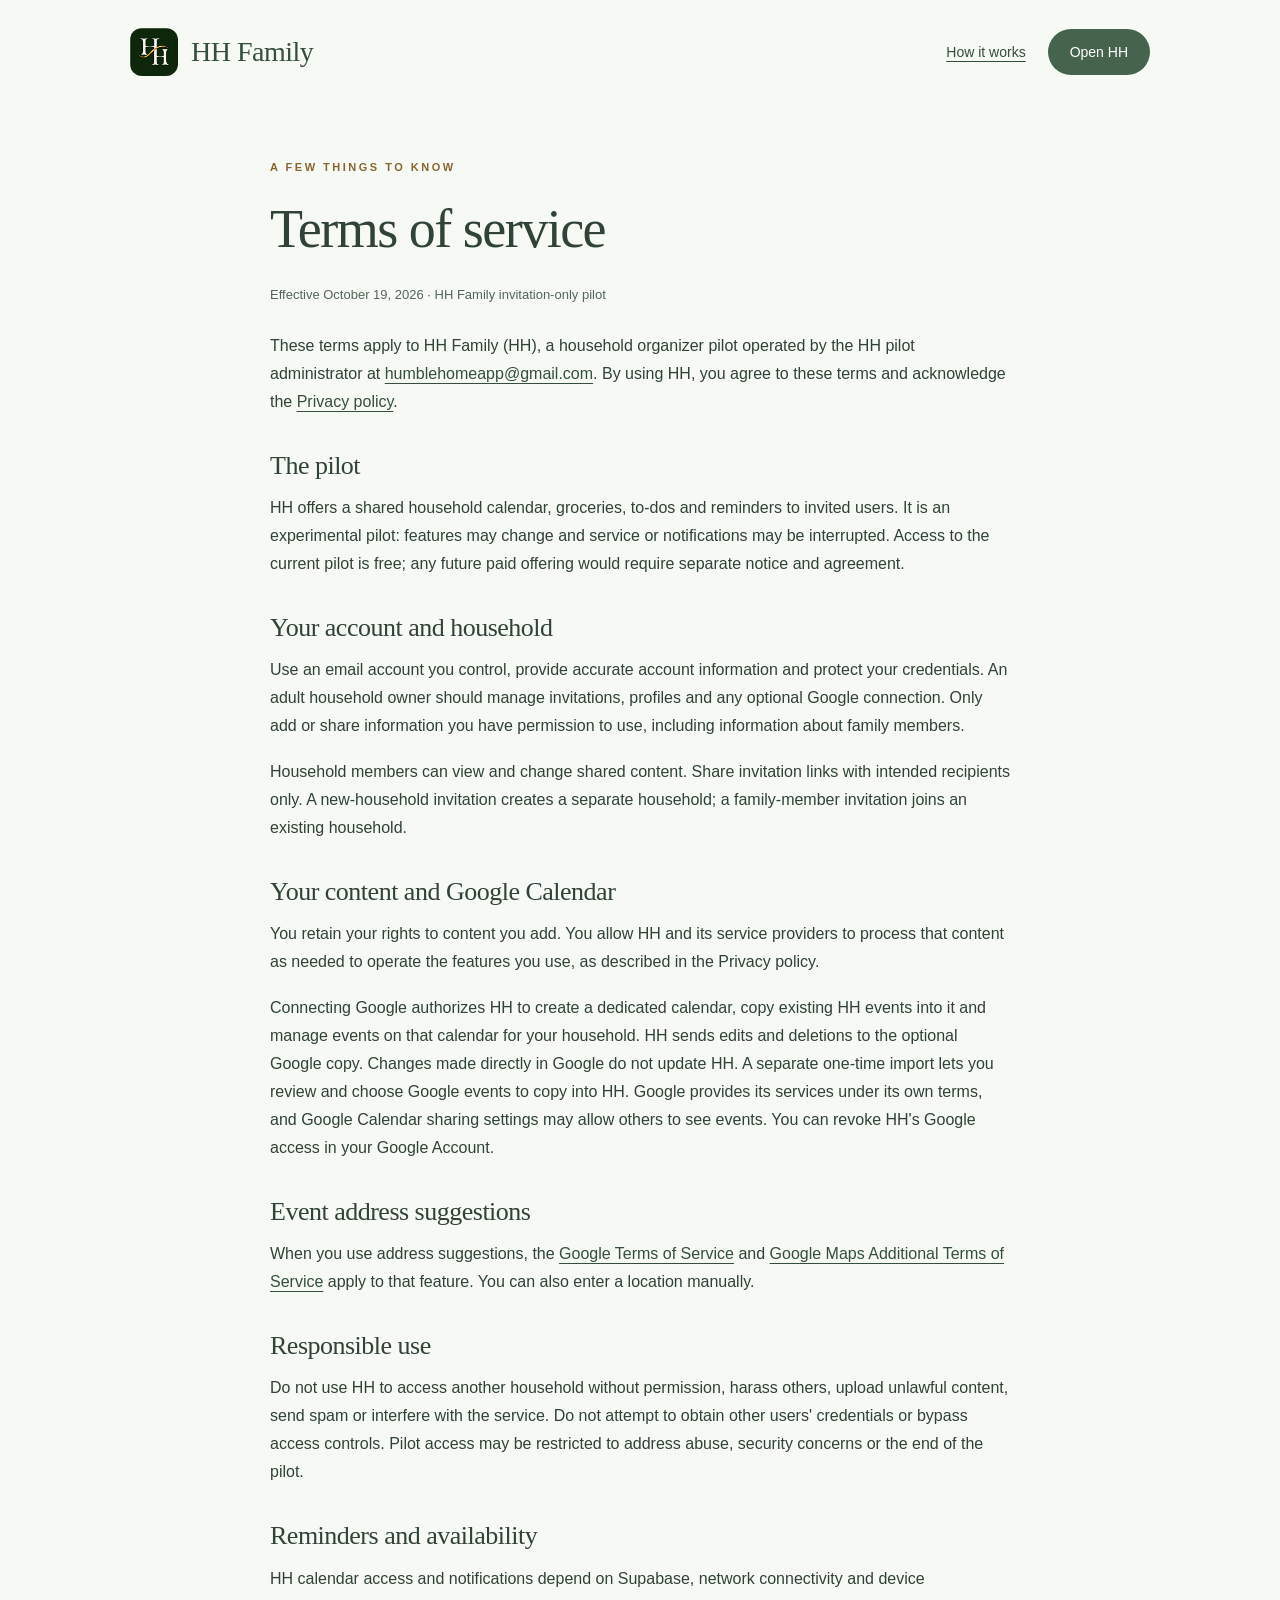
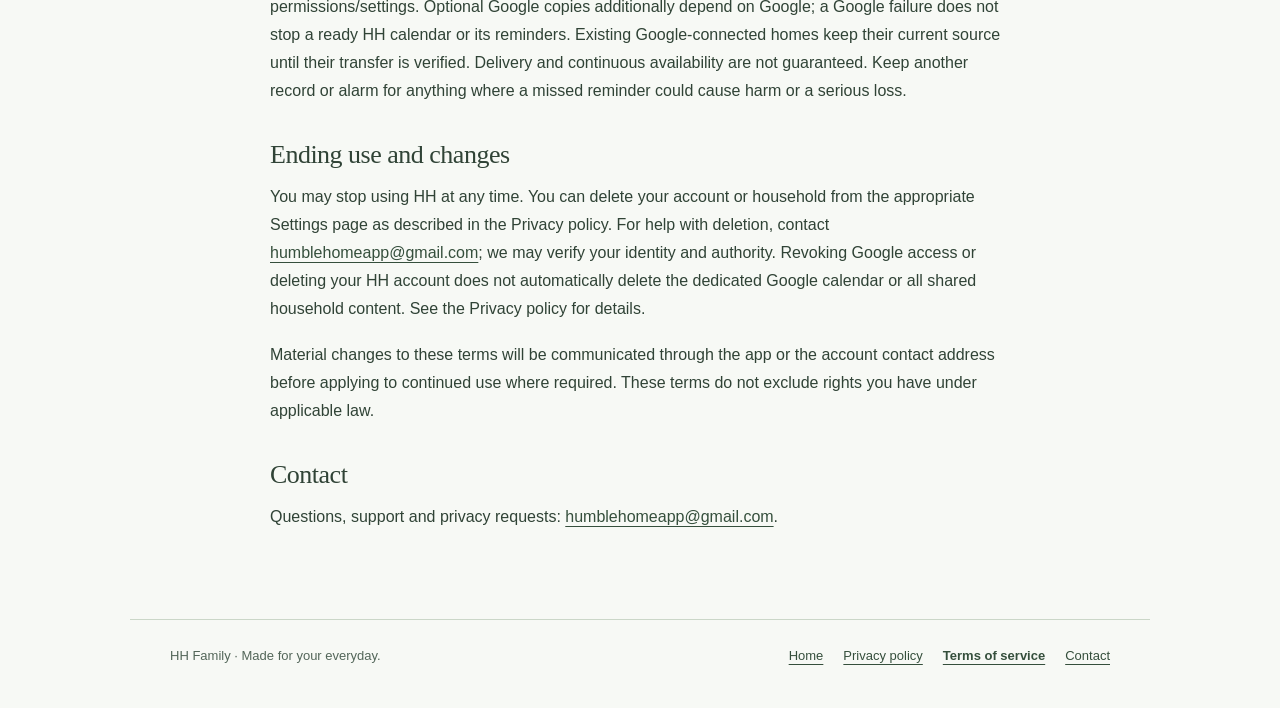
<file: terms.html>
<!doctype html>
<html lang="en">
<head>
  <meta charset="utf-8">
  <meta name="viewport" content="width=device-width,initial-scale=1">
  <meta name="robots" content="noindex, nofollow, noarchive">
  <meta name="theme-color" content="#f7f9f5">
  <meta name="description" content="Terms for using the HH Family invitation-only household organizer pilot.">
  <title>Terms of service — HH Family</title>
  <link rel="icon" href="./favicon.svg" type="image/svg+xml">
  <link rel="stylesheet" href="./info.css?v=sage-linen">
</head>
<body>
  <a class="skip" href="#content">Skip to content</a>
  <header class="site-header"><a class="brand" href="./index.html"><img src="./icons/hh-180.png" alt=""><span>HH Family</span></a><nav aria-label="Main"><a class="about-link" href="./index.html#explore">How it works</a><a class="open-app" href="https://app.hhfamily.ca/">Open HH</a></nav></header>
  <main id="content" class="page document">
    <span class="eyebrow">A few things to know</span><h1>Terms of service</h1><p class="updated">Effective October 19, 2026 · HH Family invitation-only pilot</p>
    <p>These terms apply to HH Family (HH), a household organizer pilot operated by the HH pilot administrator at <a href="mailto:humblehomeapp@gmail.com">humblehomeapp@gmail.com</a>. By using HH, you agree to these terms and acknowledge the <a href="./privacy.html">Privacy policy</a>.</p>
    <h2>The pilot</h2><p>HH offers a shared household calendar, groceries, to-dos and reminders to invited users. It is an experimental pilot: features may change and service or notifications may be interrupted. Access to the current pilot is free; any future paid offering would require separate notice and agreement.</p>
    <h2>Your account and household</h2><p>Use an email account you control, provide accurate account information and protect your credentials. An adult household owner should manage invitations, profiles and any optional Google connection. Only add or share information you have permission to use, including information about family members.</p><p>Household members can view and change shared content. Share invitation links with intended recipients only. A new-household invitation creates a separate household; a family-member invitation joins an existing household.</p>
    <h2>Your content and Google Calendar</h2><p>You retain your rights to content you add. You allow HH and its service providers to process that content as needed to operate the features you use, as described in the Privacy policy.</p><p>Connecting Google authorizes HH to create a dedicated calendar, copy existing HH events into it and manage events on that calendar for your household. HH sends edits and deletions to the optional Google copy. Changes made directly in Google do not update HH. A separate one-time import lets you review and choose Google events to copy into HH. Google provides its services under its own terms, and Google Calendar sharing settings may allow others to see events. You can revoke HH's Google access in your Google Account.</p>
    <h2>Event address suggestions</h2><p>When you use address suggestions, the <a href="https://policies.google.com/terms">Google Terms of Service</a> and <a href="https://www.google.com/help/terms_maps/">Google Maps Additional Terms of Service</a> apply to that feature. You can also enter a location manually.</p>
    <h2>Responsible use</h2><p>Do not use HH to access another household without permission, harass others, upload unlawful content, send spam or interfere with the service. Do not attempt to obtain other users' credentials or bypass access controls. Pilot access may be restricted to address abuse, security concerns or the end of the pilot.</p>
    <h2>Reminders and availability</h2><p>HH calendar access and notifications depend on Supabase, network connectivity and device permissions/settings. Optional Google copies additionally depend on Google; a Google failure does not stop a ready HH calendar or its reminders. Existing Google-connected homes keep their current source until their transfer is verified. Delivery and continuous availability are not guaranteed. Keep another record or alarm for anything where a missed reminder could cause harm or a serious loss.</p>
    <h2>Ending use and changes</h2><p>You may stop using HH at any time. You can delete your account or household from the appropriate Settings page as described in the Privacy policy. For help with deletion, contact <a href="mailto:humblehomeapp@gmail.com">humblehomeapp@gmail.com</a>; we may verify your identity and authority. Revoking Google access or deleting your HH account does not automatically delete the dedicated Google calendar or all shared household content. See the Privacy policy for details.</p><p>Material changes to these terms will be communicated through the app or the account contact address before applying to continued use where required. These terms do not exclude rights you have under applicable law.</p>
    <h2>Contact</h2><p>Questions, support and privacy requests: <a href="mailto:humblehomeapp@gmail.com">humblehomeapp@gmail.com</a>.</p>
  </main>
  <footer class="site-footer"><span>HH Family · Made for your everyday.</span><nav aria-label="Information"><a href="./index.html">Home</a><a href="./privacy.html">Privacy policy</a><a href="./terms.html" aria-current="page">Terms of service</a><a href="mailto:humblehomeapp@gmail.com">Contact</a></nav></footer>
</body>
</html>
</file>
<file: homepage/landing.css>
:root {
  color-scheme: light;
  --paper: #f7f9f5;
  --surface: #fefffc;
  --ink: #304336;
  --heading: #344c3b;
  --muted: #536659;
  --accent: #45634d;
  --accent-hover: #354f3c;
  --tint: #eaf0e6;
  --line: #cbd7c8;
  --serif: Georgia, "Times New Roman", serif;
  font-family: system-ui, -apple-system, "Segoe UI", sans-serif;
  color: var(--ink);
  background: var(--paper);
  -webkit-text-size-adjust: 100%;
}

*, *::before, *::after { box-sizing: border-box; }
body { margin: 0; }
img { display: block; max-width: 100%; }
a { color: var(--accent-hover); text-underline-offset: .22em; }
button, input { font: inherit; }
:focus-visible { outline: 3px solid #856733; outline-offset: 4px; }

.frame { width: min(1220px, calc(100% - 96px)); margin-inline: auto; }
.skip-link, .sr-only {
  position: absolute;
  width: 1px;
  height: 1px;
  padding: 0;
  overflow: hidden;
  clip-path: inset(50%);
  white-space: nowrap;
}
.skip-link:focus {
  z-index: 5;
  top: 12px;
  left: 12px;
  width: auto;
  height: auto;
  padding: 10px 16px;
  clip-path: none;
  background: var(--surface);
}

.site-header {
  display: flex;
  align-items: center;
  justify-content: space-between;
  gap: 20px;
  padding-block: 22px;
}
.home-header {
  border-bottom: 1px solid #424a44;
  background: #535c56;
  color: #fbfaf5;
}
.home-header-inner {
  width: min(1600px, calc(100% - clamp(32px, 6vw, 120px)));
  margin-inline: auto;
  padding-block: 16px;
}
.home-header .wordmark, .home-header .main-nav a { color: inherit; }
.home-header .wordmark small { color: #e2e7df; }
.home-header :focus-visible { outline-color: #f1d7a5; }
.wordmark {
  display: inline-flex;
  align-items: center;
  gap: 13px;
  text-decoration: none;
  color: var(--heading);
  font: 600 1.45rem/1.1 var(--serif);
  white-space: nowrap;
}
.wordmark img { flex: none; border: 1px solid #dfc9a4; border-radius: 13px; }
.main-nav { display: flex; align-items: center; gap: clamp(16px, 2.6vw, 34px); }
.main-nav > a:not(.action) {
  display: inline-flex;
  align-items: center;
  min-height: 44px;
  text-decoration: none;
  font-weight: 600;
}
.main-nav > a:not(.action):hover { text-decoration: underline; }
.action {
  display: inline-flex;
  align-items: center;
  justify-content: center;
  min-height: 48px;
  padding: 10px 23px;
  border: 1px solid var(--accent);
  border-radius: 12px;
  text-decoration: none;
  font-weight: 650;
  text-align: center;
}
.primary { color: white; background: var(--accent); }
.primary:hover { background: var(--accent-hover); border-color: var(--accent-hover); }
.secondary:hover { background: var(--tint); }

.text-action {
  display: inline-flex;
  align-items: center;
  gap: 7px;
  min-height: 44px;
  color: var(--accent-hover);
  font-weight: 650;
  text-underline-offset: .24em;
}

h1, h2, h3 { margin: 0; font-family: var(--serif); color: var(--heading); }
.hero {
  display: grid;
  grid-template-columns: minmax(0, .88fr) minmax(0, 1.12fr);
  align-items: center;
  gap: clamp(30px, 6vw, 84px);
  padding-block: clamp(24px, 3.8vw, 54px) 0;
}
.hero h1 {
  max-width: 14ch;
  font-size: clamp(3.2rem, 5.5vw, 5.35rem);
  line-height: .99;
  letter-spacing: -.052em;
  text-wrap: balance;
}
.hero p {
  max-width: 34ch;
  margin: 20px 0 0;
  color: var(--muted);
  font-size: clamp(1.04rem, 1.65vw, 1.28rem);
  line-height: 1.55;
}
.hero-actions, .closing-actions {
  display: flex;
  flex-wrap: wrap;
  align-items: center;
  gap: 9px 19px;
}
.hero-actions { margin-top: 22px; }
.hero p { max-width: 40ch; }
.hero .calendar-support { max-width: none; margin-top: 4px; font-size: .9rem; }
.calendar-support a { display: inline-block; min-height: 44px; padding-block: 11px; }
.home-preview {
  display: grid;
  justify-items: center;
  gap: 10px;
  min-width: 0;
  margin: 0;
}
.preview-stage {
  display: grid;
  justify-items: center;
  width: 100%;
  overflow: hidden;
  padding: clamp(18px, 3.3vw, 44px) clamp(12px, 4vw, 42px) 0;
  border: 1px solid #cbd8c8;
  border-radius: clamp(19px, 3vw, 33px);
  background:
    radial-gradient(ellipse at 80% 12%, #faf0d9, transparent 60%),
    linear-gradient(150deg, #edf2e7, #d9e6d9);
}
.preview-phone {
  position: relative;
  width: min(100%, 400px);
  padding: 19px 7px 0;
  border: 1px solid #657665;
  border-bottom: 0;
  border-radius: 30px 30px 0 0;
  background: linear-gradient(135deg, #435548, #24382d);
  box-shadow: 0 16px 36px #283e3040, inset 0 0 0 1px #ffffff20;
}
.preview-phone::before {
  content: "";
  position: absolute;
  inset: 8px 0 auto;
  width: 33px;
  height: 3px;
  margin-inline: auto;
  border-radius: 4px;
  background: #1d2d24;
}
.preview-home-screen {
  aspect-ratio: 780 / 926;
  overflow: hidden;
  border-radius: 20px 20px 0 0;
  background: var(--paper);
}
.preview-home-screen img { width: 100%; height: auto; margin-top: -23.33%; }
.home-preview figcaption { color: var(--muted); font-size: .82rem; text-align: center; }

.home-showcase {
  gap: clamp(24px, 4vw, 56px);
  margin-top: clamp(16px, 2vw, 29px);
  padding: clamp(24px, 4.4vw, 62px);
  border: 1px solid var(--line);
  border-radius: clamp(22px, 3vw, 40px);
  background:
    radial-gradient(ellipse at 75% 14%, #fcf2dc, transparent 52%),
    linear-gradient(125deg, #fcfbf5 18%, #edf2e7 59%, #dce9dd);
}
.home-showcase h1 {
  max-width: none;
  font-size: clamp(2.8rem, 5vw, 4.5rem);
  text-wrap: pretty;
}
.home-showcase .preview-stage {
  padding: 12px 8px 0;
  border: 0;
  border-bottom: 1px solid #a3b3a0;
  border-radius: 0;
  background: none;
}
.home-showcase .preview-phone { width: min(100%, 490px); }
.home-showcase .preview-home-screen { aspect-ratio: 780 / 950; }

.highlights {
  margin-top: clamp(43px, 7vw, 98px);
  scroll-margin-top: 20px;
}
.highlights > h2 {
  padding: clamp(19px, 2.5vw, 30px) 0 clamp(13px, 2.5vw, 27px);
  border-top: 1px solid var(--line);
  font-size: clamp(2rem, 4vw, 3.25rem);
  letter-spacing: -.045em;
}
.feature-preview {
  display: grid;
  grid-template-areas: "copy art";
  grid-template-columns: minmax(0, .75fr) minmax(0, 1.25fr);
  align-items: center;
  gap: clamp(16px, 5vw, 68px);
  padding-block: clamp(22px, 3.6vw, 48px);
  border-top: 1px solid var(--line);
}
.feature-preview:nth-of-type(even) {
  grid-template-areas: "art copy";
  grid-template-columns: minmax(0, 1.25fr) minmax(0, .75fr);
}
.feature-copy { grid-area: copy; }
.feature-copy h3 {
  max-width: 17ch;
  font-size: clamp(1.78rem, 3.3vw, 3.15rem);
  line-height: 1.06;
  letter-spacing: -.038em;
  text-wrap: balance;
}
.feature-copy p, .closing p, .calendar-info p {
  max-width: 39ch;
  margin: 10px 0 0;
  color: var(--muted);
  font-size: clamp(.99rem, 1.45vw, 1.12rem);
  line-height: 1.55;
}
.feature-art {
  grid-area: art;
  display: grid;
  justify-items: center;
  min-width: 0;
  padding: clamp(12px, 3vw, 33px);
  border-radius: clamp(16px, 2vw, 25px);
}
.feature-calendar { background: #e9efe5; }
.feature-meals { background: #f3ede0; }
.feature-invites { background: #f1e8e9; }
.feature-reminders { background: #e5eeeb; }
.feature-notes { background: #f3efe4; }
.feature-palettes { background: var(--tint); }
.screen-crop {
  position: relative;
  width: min(100%, 460px);
  overflow: hidden;
  border: 1px solid #d2d8cd;
  border-radius: 13px;
  background: var(--surface);
  box-shadow: 0 6px 18px #344c3b13;
}
.screen-crop img { display: block; width: 100%; height: auto; }
.feature-calendar .screen-crop { aspect-ratio: 780 / 706; }
.feature-calendar img { margin-top: -20.5%; }
.feature-meals .screen-crop { width: min(100%, 430px); }
.preview-rsvp {
  aspect-ratio: 780 / 722;
  width: min(100%, 395px);
}
.preview-rsvp img { margin-top: -23%; }
.feature-reminders .screen-crop { aspect-ratio: 780 / 856; }
.feature-notes .screen-crop { aspect-ratio: 780 / 775; }
@media (prefers-reduced-motion: no-preference) {
  .feature-story.is-staged {
    display: grid;
    grid-template-columns: minmax(0, .84fr) minmax(0, 1.16fr);
    gap: clamp(24px, 5vw, 74px);
    align-items: start;
    border-top: 1px solid var(--line);
  }
  .feature-story.is-staged .feature-preview {
    display: flex;
    min-height: clamp(245px, 49vh, 390px);
    flex-direction: column;
    justify-content: center;
    align-items: flex-start;
  }
  .feature-story.is-staged .feature-preview:first-child { border-top: 0; }
  .feature-stage:not([hidden]) {
    position: sticky;
    top: clamp(18px, 12vh, 100px);
    display: grid;
    min-width: 0;
    margin-block: clamp(22px, 4.5vh, 40px);
  }
  .feature-stage .feature-art {
    grid-area: 1 / 1;
    align-items: center;
    min-height: clamp(290px, 51vh, 450px);
    visibility: hidden;
    opacity: 0;
    transform: translateY(17px) scale(.98);
    transition: opacity 380ms ease-out, transform 560ms cubic-bezier(.22, .61, .36, 1), visibility 0s linear 380ms;
  }
  .feature-stage .feature-art.is-current {
    visibility: visible;
    opacity: 1;
    transform: none;
    transition-delay: 0s;
    z-index: 1;
  }
  .feature-stage .screen-crop { width: min(100%, 395px); }
  .feature-story.can-reveal-inline .feature-preview .feature-art {
    opacity: .62;
    transform: translateY(12px);
    transition: opacity 420ms ease-out, transform 490ms cubic-bezier(.22, .61, .36, 1);
  }
  .feature-story.can-reveal-inline .feature-preview .feature-art.has-entered {
    opacity: 1;
    transform: none;
  }
}

.calendar-info {
  scroll-margin-top: 20px;
  padding-block: clamp(24px, 3.3vw, 42px);
  border-top: 1px solid var(--line);
}
.calendar-info p { max-width: 66ch; margin-bottom: 12px; }

.closing {
  display: flex;
  flex-wrap: wrap;
  align-items: center;
  justify-content: space-between;
  gap: 17px 30px;
  padding-block: clamp(24px, 3.3vw, 42px);
  border-top: 1px solid var(--line);
}
.closing h2, .calendar-info h2 { font-size: clamp(1.9rem, 3.4vw, 2.8rem); letter-spacing: -.04em; }

.joining h2 { font-size: 1.35rem; }
.request-card p { color: var(--muted); line-height: 1.6; }
.site-footer {
  display: flex;
  justify-content: space-between;
  flex-wrap: wrap;
  gap: 10px 22px;
  padding: 18px 0 27px;
  border-top: 1px solid var(--line);
  font-size: .83rem;
  color: var(--muted);
}
.site-footer nav { display: flex; flex-wrap: wrap; gap: 10px 18px; }

.request-main { padding-block: 45px 58px; }
.request-card {
  max-width: 650px;
  margin-inline: auto;
  padding: clamp(22px, 5vw, 48px);
  background: var(--surface);
  border: 1px solid var(--line);
  border-radius: 24px;
}
.back-link { display: inline-flex; align-items: center; min-height: 44px; margin: -12px 0 8px; font-size: .89rem; }
.request-card h1 { font-size: clamp(2.35rem, 5.2vw, 3.8rem); line-height: 1.06; letter-spacing: -.045em; }
.request-card p { margin: 13px 0 20px; }
.request-card .mail-note { margin: 12px 0 0; font-size: .88rem; overflow-wrap: anywhere; }
.request-form fieldset { padding: 0; margin: 0; border: 0; min-width: 0; }
.request-fields { display: grid; gap: 7px; }
.request-fields label { font-weight: 650; line-height: 1.4; }
.request-fields label span { color: var(--muted); font-weight: 400; }
.request-fields input, .request-fields select, .request-fields textarea {
  width: 100%;
  min-width: 0;
  min-height: 44px;
  margin: 0 0 9px;
  padding: 10px 12px;
  border: 1px solid var(--line);
  border-radius: 9px;
  background: var(--surface);
  color: var(--ink);
  font: inherit;
}
.request-fields textarea { resize: vertical; }
.request-card .request-caption { margin: 0 0 13px; font-size: .88rem; }
.request-form button:not(:disabled) { cursor: pointer; }
.request-form button:disabled { opacity: .7; }
.request-card .request-result { margin: 12px 0 0; }
.request-card .request-result:empty { margin: 0; }
.request-card .request-result:not(:empty) { padding: 10px 12px; border-radius: 9px; background: var(--tint); }
.request-card .request-error:not(:empty) { background: #fbede4; color: #703b2a; }
.joining { margin-top: 24px; padding-top: 22px; border-top: 1px solid var(--line); }
.joining p { margin: 8px 0 0; }


@media (max-width: 960px) {
  .frame { width: calc(100% - 48px); }
}
@media (max-width: 680px) {
  .frame { width: calc(100% - 32px); }
  .site-header { padding-block: 13px; border-bottom: 1px solid var(--line); gap: 12px; }
  .home-header .site-header { border-bottom: 0; }
  .wordmark { gap: 8px; font-size: 1.25rem; }
  .wordmark img { width: 37px; height: 37px; border-radius: 10px; }
  .main-nav { gap: 12px; font-size: .87rem; text-align: right; }
  .main-nav > .nav-features:not(.action) { display: none; }
  .hero { grid-template-columns: 1fr; justify-items: center; gap: 18px; padding-top: 26px; text-align: center; }
  .hero-copy { width: 100%; }
  .hero h1 {
    max-width: 20ch;
    margin-inline: auto;
    font-size: clamp(2.4rem, 9.8vw, 3.65rem);
  }
  .hero p { margin: 13px auto 0; }
  .hero-actions { justify-content: center; gap: 8px 14px; margin-top: 16px; }
  .hero-actions .action { padding-inline: 13px; font-size: .91rem; }
  .hero-actions .text-action { font-size: .91rem; }
  .hero .calendar-support { margin: 3px auto 0; }
  .home-preview { width: min(100%, 440px); }
  .home-showcase { gap: 13px; padding: 20px 15px 16px; }
  .home-showcase h1 { font-size: clamp(2.25rem, 9vw, 3.65rem); text-wrap: balance; }
  .home-showcase .preview-stage { padding-inline: 0; }
  .feature-preview, .feature-preview:nth-of-type(even) {
    grid-template-areas: "copy" "art";
    grid-template-columns: minmax(0, 1fr);
  }
  .feature-copy h3 { max-width: 23ch; text-wrap: pretty; }
  .feature-copy p { margin-top: 7px; }
  .request-main { padding-block: 24px 38px; }
}

.wordmark small {
  display: block;
  margin-top: 4px;
  color: var(--muted);
  font: 600 .69rem/1.2 system-ui, sans-serif;
}
</file>
<file: homepage/about.css>
.home-header .main-nav > a[aria-current="page"] {
  text-decoration: underline;
  text-decoration-color: #f1d7a5;
  text-underline-offset: .35em;
}

.about-story {
  display: grid;
  grid-template-columns: minmax(0, 1.03fr) minmax(0, .97fr);
  align-items: center;
  gap: clamp(32px, 6vw, 88px);
  max-width: 1090px;
  padding-block: clamp(40px, 7vw, 94px);
}

.about-story h1 {
  margin-bottom: .4em;
  font-size: clamp(2.75rem, 7.5vw, 5.5rem);
  line-height: 1;
  letter-spacing: -.055em;
}

.about-story-copy p {
  max-width: 45ch;
  margin: 0 0 1.1em;
  color: var(--muted);
  font-size: clamp(1rem, 1.6vw, 1.19rem);
  line-height: 1.65;
}

.about-story-copy .action { margin-top: 4px; }

.about-story-preview { margin: 0; }

.about-story-stage {
  display: grid;
  place-items: center;
  padding: clamp(19px, 3.6vw, 48px);
  border: 1px solid var(--line);
  border-radius: 26px;
  background: radial-gradient(ellipse at 90% 6%, #f6edd6, transparent 60%), var(--tint);
}

.about-story-stage img {
  width: min(100%, 295px);
  height: auto;
  border: 5px solid #364c3d;
  border-radius: 23px;
  background: var(--surface);
  box-shadow: 0 15px 30px rgb(48 67 54 / 15%);
}

.about-story-preview figcaption {
  margin-top: 9px;
  color: var(--muted);
  font-size: .83rem;
  text-align: center;
}

@media (max-width: 720px) {
  .about-story {
    grid-template-columns: minmax(0, 1fr);
    gap: 28px;
    max-width: 480px;
  }
}
</file>
<file: info.css>
:root {
  color-scheme: light;
  --bg: #f7f9f5;
  --paper: #fefffc;
  --ink: #304336;
  --muted: #536659;
  --accent: #45634d;
  --accent-hover: #354f3c;
  --line: #cbd7c8;
  --tint: #eaf0e6;
  --gold: #856733;
}
*{box-sizing:border-box}body{margin:0;background:var(--bg);color:var(--ink);font:16px/1.75 Arial,Helvetica,sans-serif;-webkit-font-smoothing:antialiased}a{color:var(--accent-hover);text-underline-offset:4px}a:focus-visible{outline:3px solid var(--gold);outline-offset:5px;border-radius:3px}.skip{position:absolute;left:20px;top:-90px;background:var(--paper);padding:12px;z-index:2}.skip:focus{top:12px}.site-header{max-width:1100px;margin:auto;padding:28px 40px;display:flex;justify-content:space-between;align-items:center;gap:20px}.brand{display:flex;align-items:center;gap:13px;text-decoration:none;font:28px/1.2 Georgia,serif;letter-spacing:-.5px}.brand img{width:48px;height:48px;border-radius:12px}.site-header nav{display:flex;align-items:center;gap:22px;font-size:14px}.site-header nav a{padding:8px 0}.site-header .open-app,.cta{display:inline-flex;align-items:center;justify-content:center;min-height:44px;padding:11px 22px;background:var(--accent);color:#fff;text-decoration:none;border-radius:999px;font-size:14px}.page{max-width:1020px;margin:0 auto;padding:48px 40px 70px}.eyebrow{color:var(--gold);font-size:11px;letter-spacing:2.5px;font-weight:700;text-transform:uppercase}.hero{padding-bottom:46px;border-bottom:1px solid var(--line)}h1,h2,h3{font-family:Georgia,serif;font-weight:400;line-height:1.2}h1{font-size:clamp(38px,5.5vw,64px);letter-spacing:-1.5px;max-width:740px;margin:17px 0 22px}h2{font-size:30px;letter-spacing:-.5px;margin:34px 0 13px}h3{font-size:23px;margin:0 0 10px}p{margin:0 0 18px}.lead{font-size:19px;color:var(--muted);max-width:680px}.hero .cta{margin-top:10px}.hero .caption{font-size:13px;margin:13px 0 0;color:var(--muted)}.feature-list{margin:36px 0 42px;border-top:1px solid var(--line)}.feature{display:grid;grid-template-columns:48px 220px 1fr;gap:20px;padding:24px 0;border-bottom:1px solid var(--line)}.feature .number{color:var(--gold);font:21px Georgia,serif;padding-top:3px}.feature h3{padding-top:2px}.feature p{margin:0;color:var(--muted);font-size:15px}.callout{background:var(--tint);border:1px solid var(--line);border-radius:20px;padding:28px 32px;margin:30px 0}.callout h2{margin-top:0}.callout p:last-child{margin-bottom:0}.document{max-width:820px}.document h1{font-size:clamp(38px,5vw,54px)}.document h2{font-size:26px;margin-top:34px}.document .updated{font-size:13px;color:var(--muted);margin-bottom:25px}.document ul,.document ol{padding-left:24px;margin:10px 0 22px}.document li{margin-bottom:9px}.document p,.document li{overflow-wrap:anywhere}.document code{background:var(--tint);border-radius:4px;padding:2px 5px;font-size:13px}.site-footer{max-width:1020px;margin:0 auto;padding:25px 40px 40px;border-top:1px solid var(--line);display:flex;justify-content:space-between;flex-wrap:wrap;gap:18px;font-size:13px;color:var(--muted)}.site-footer nav{display:flex;flex-wrap:wrap;gap:20px}.site-footer a[aria-current=page]{font-weight:700}.contact{overflow-wrap:anywhere}@media(max-width:650px){.site-header{padding:21px 22px;align-items:flex-start}.brand{font-size:23px}.brand img{width:40px;height:40px}.site-header nav{gap:12px;font-size:13px}.site-header nav .about-link{display:none}.site-header .open-app{padding:8px 14px}.page{padding:32px 23px 44px}.lead{font-size:17px}.hero{padding-bottom:30px}.feature{grid-template-columns:30px 1fr;gap:6px 12px;padding:23px 0}.feature p{grid-column:2}.feature h3{margin-bottom:6px}.callout{padding:23px;border-radius:17px}.site-footer{padding:24px 23px 34px;flex-direction:column}h2{font-size:27px}body{font-size:15px}}
</file>
